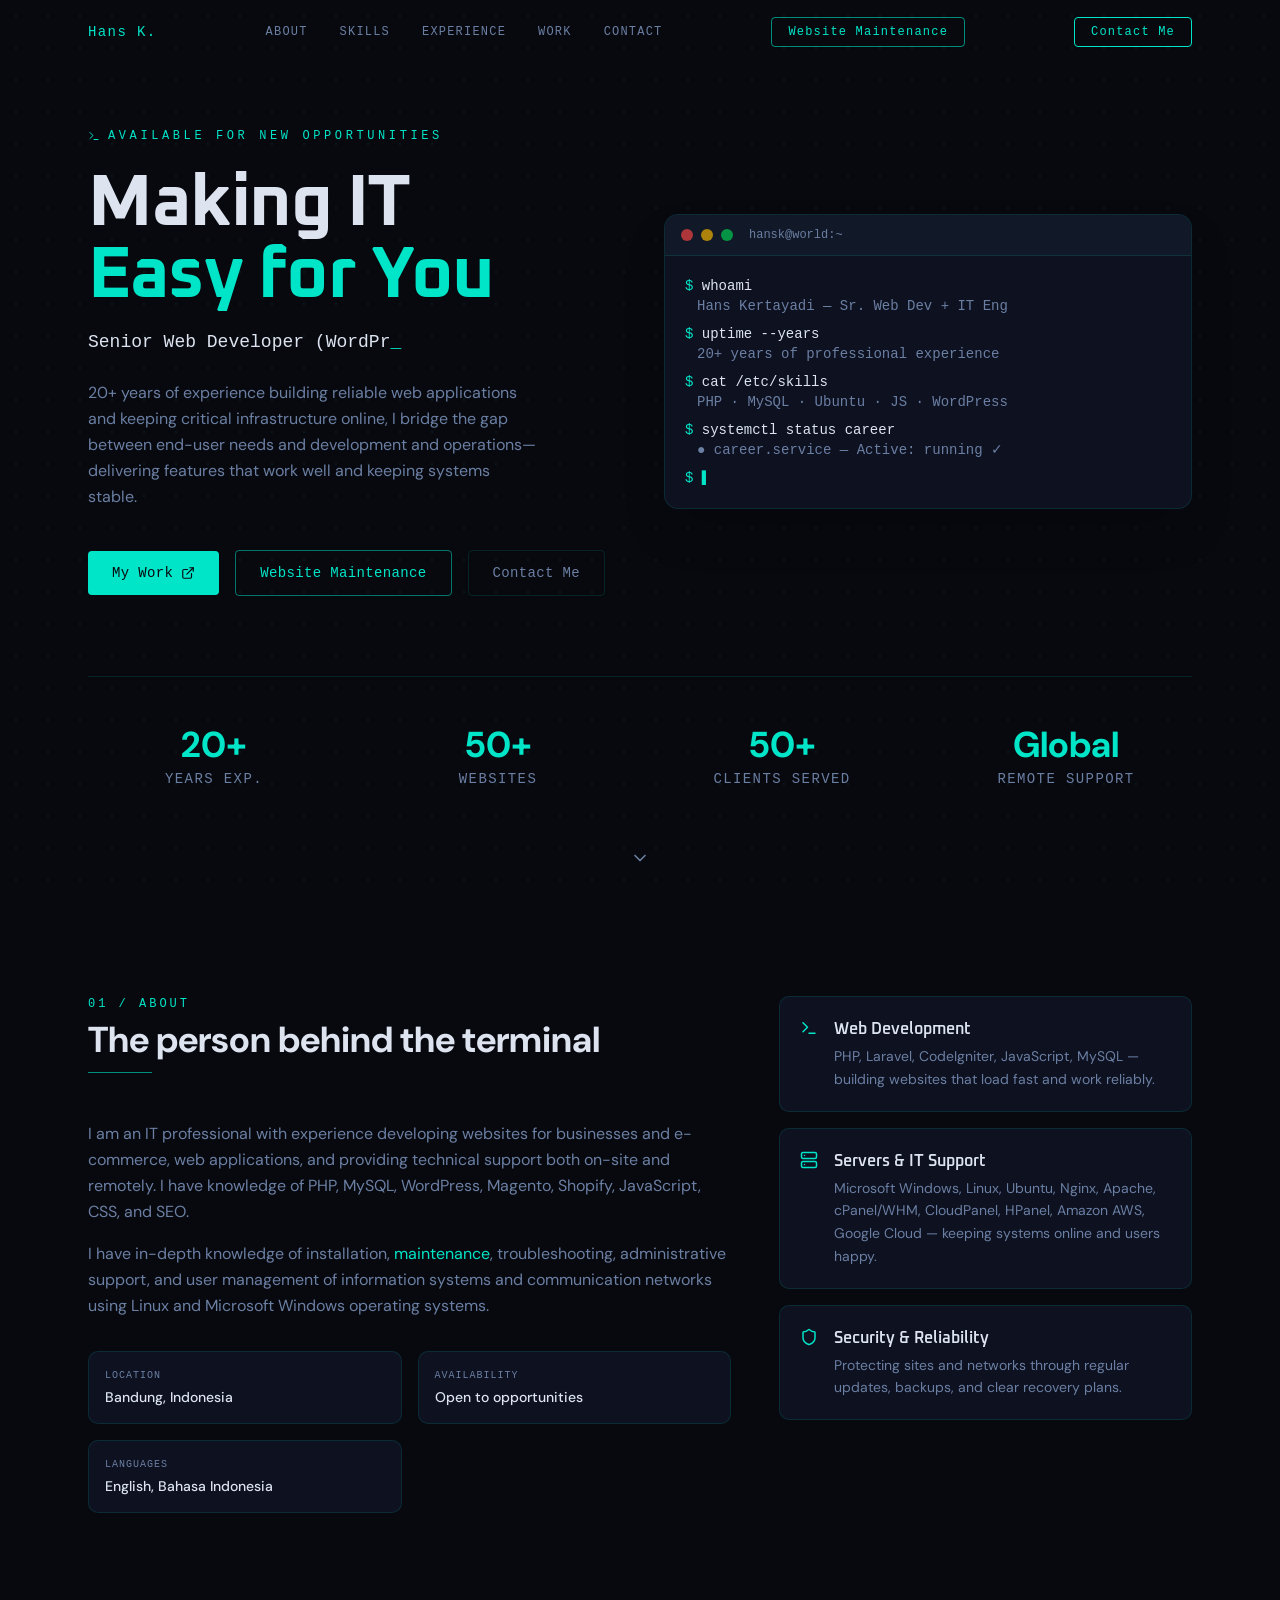
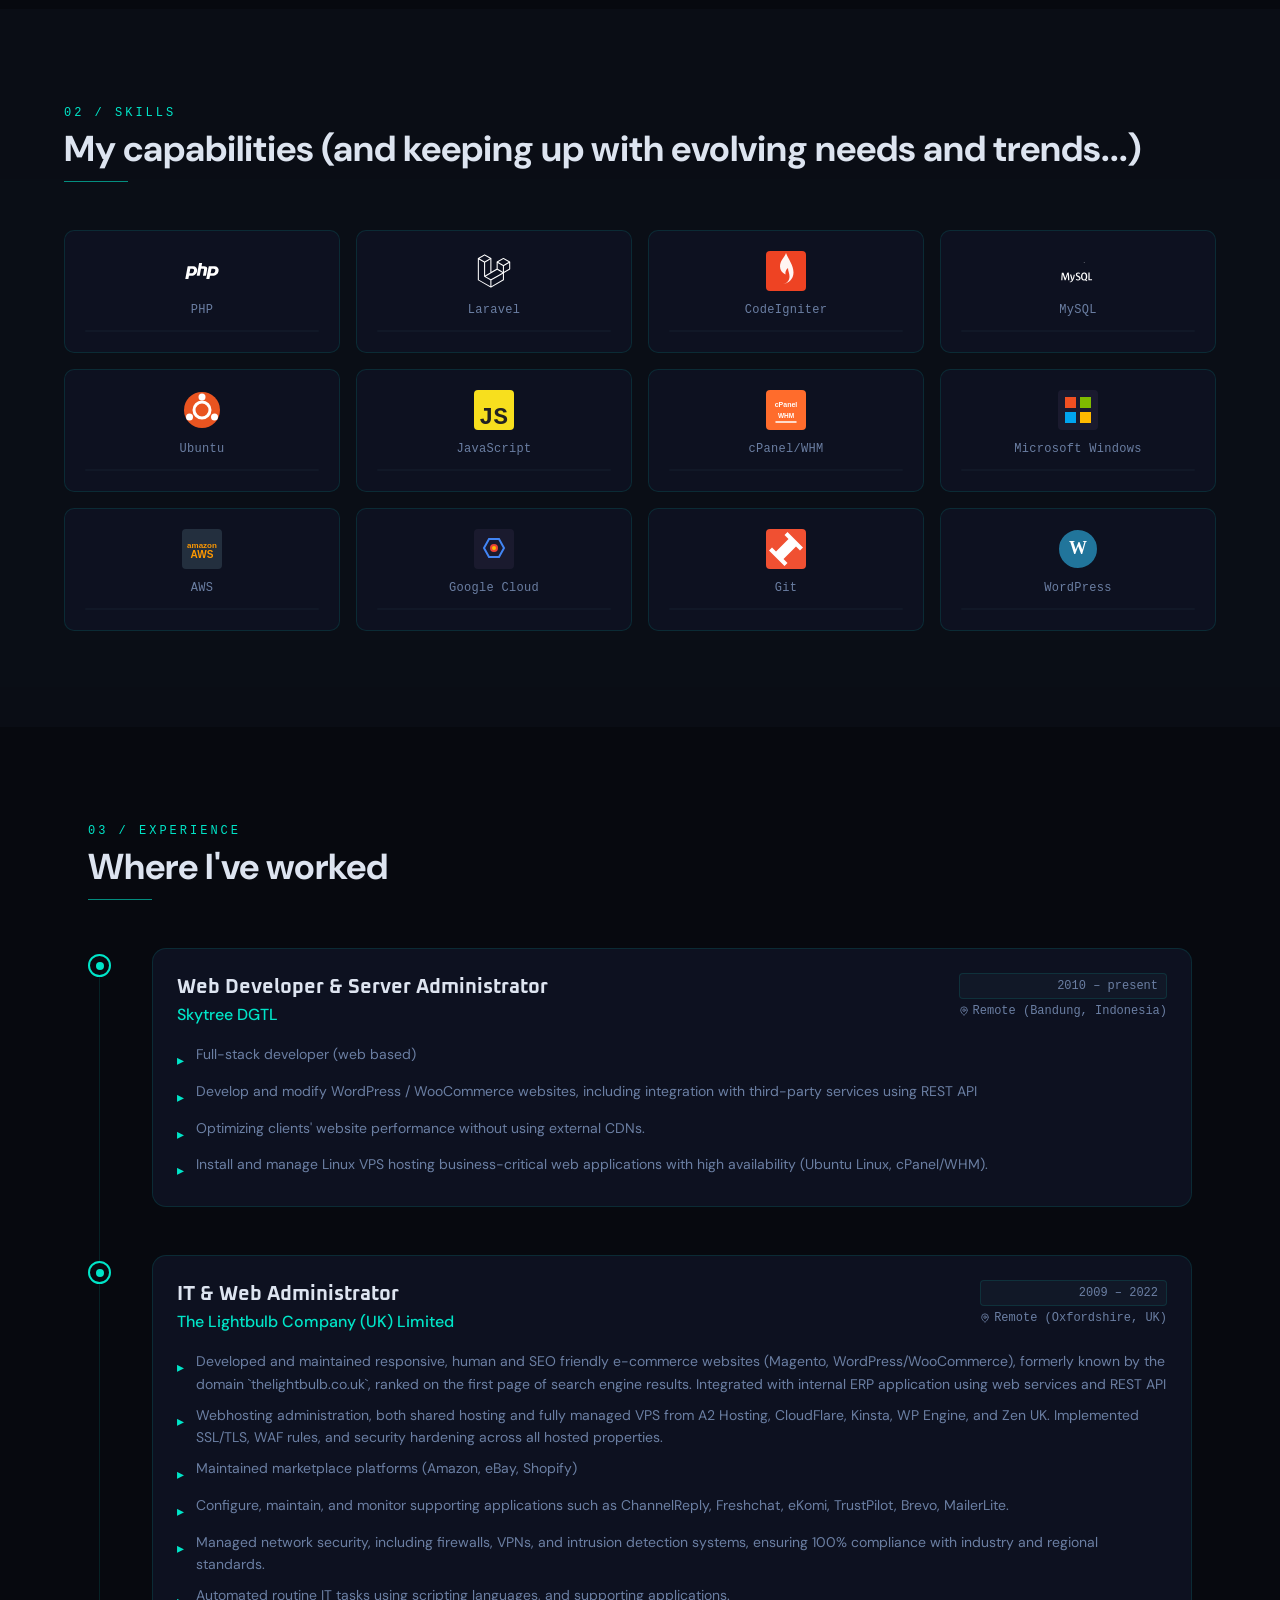
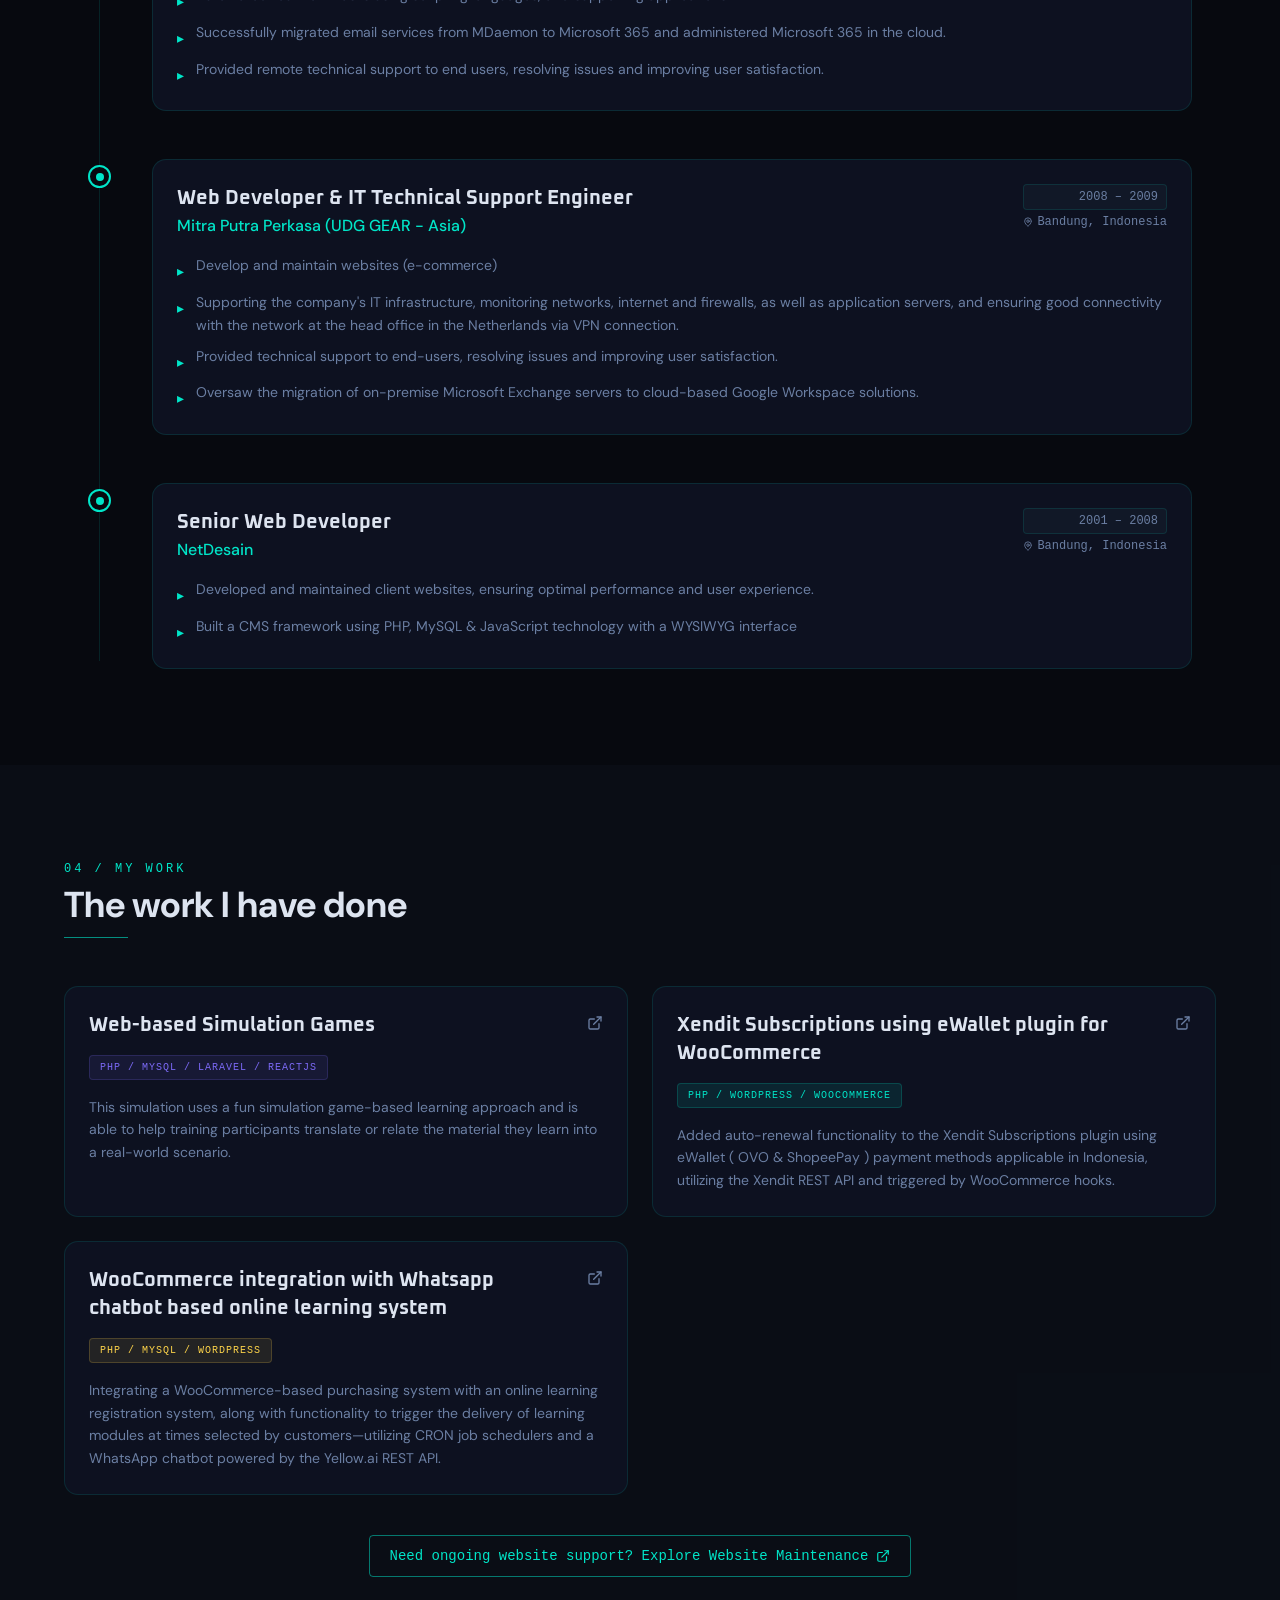
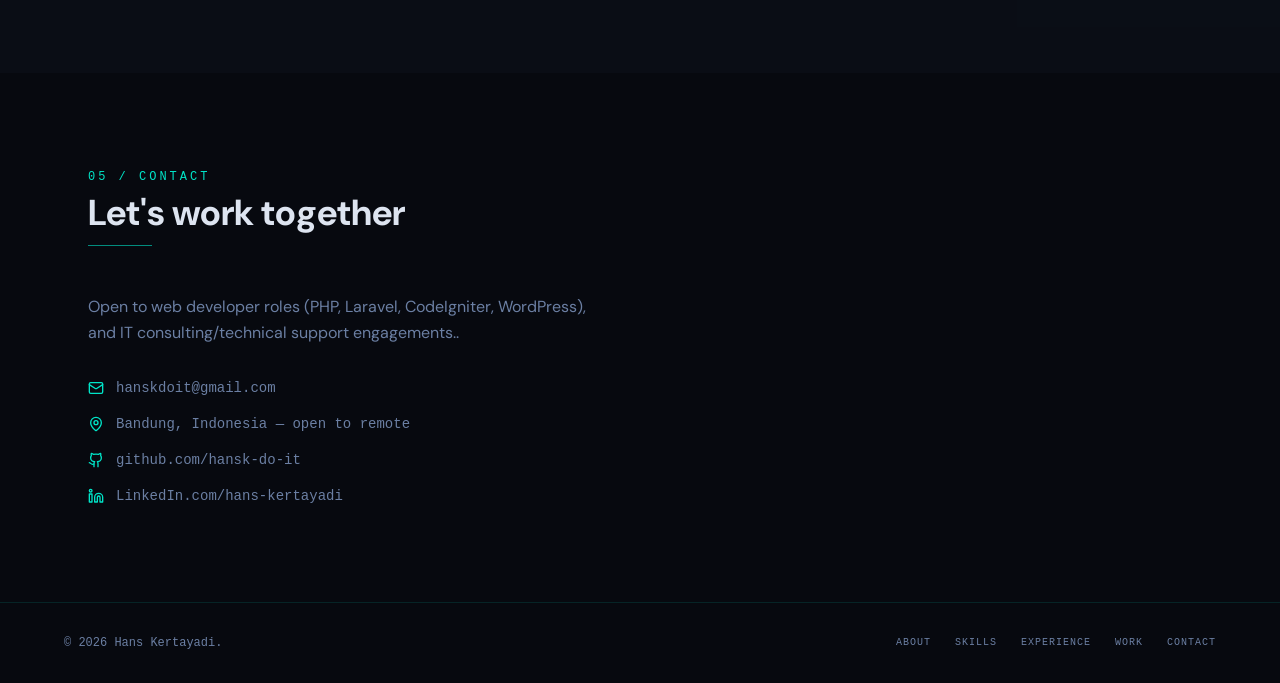
<file: index.html>
<!doctype html>
<html lang="en">

<head>
    <!-- Google tag (gtag.js) -->
    <script async src="https://www.googletagmanager.com/gtag/js?id=G-4P8R8P9CZE"></script>
    <script>
        window.dataLayer = window.dataLayer || [];
        function gtag() { dataLayer.push(arguments); }
        gtag('js', new Date());

        gtag('config', 'G-4P8R8P9CZE');
    </script>
    <style data-merge-styles="true"></style>
    <meta charset="UTF-8">
    <meta name="viewport" content="width=device-width, initial-scale=1.0">
    <meta name="theme-color" content="#07090f">
    <meta name="description"
        content="Web development, WordPress, server administration, and technical support. Based in Bandung, Indonesia, with international professional experience.">
    <meta name="robots" content="index, follow">
    <meta property="og:title" content="Hans Kertayadi | Senior Web Developer &amp; IT Professional">
    <meta property="og:description"
        content="Web development, WordPress, server administration, and technical support. Based in Bandung, Indonesia, with international professional experience.">
    <meta property="og:type" content="website">
    <meta property="og:url" content="https://hansk-do-it.github.io/">
    <meta name="twitter:card" content="summary_large_image">
    <title>Hans Kertayadi | Senior Web Developer &amp; IT Professional</title>
    <script type="module" crossorigin="" src="/assets/portfolio-4qAEIhms.js"></script>
    <link rel="modulepreload" crossorigin="" href="/assets/index-CckU6WjW.js">
    <link rel="stylesheet" crossorigin="" href="/assets/index-Dm8Y7ru6.css">
</head>

<body cz-shortcut-listen="true">
    <div id="root">
        <div class="min-h-screen bg-background text-foreground overflow-x-hidden"
            style="font-family: &quot;DM Sans&quot;, sans-serif;">
            <div class="fixed inset-0 pointer-events-none"
                style="background-image: radial-gradient(circle, rgba(0, 229, 200, 0.08) 1px, transparent 1px); background-size: 32px 32px;">
            </div>
            <nav class="fixed top-0 left-0 right-0 z-50 transition-all duration-300"
                style="background: transparent; backdrop-filter: none; border-bottom-width: medium; border-bottom-style: none; border-bottom-color: currentcolor;">
                <div class="max-w-6xl mx-auto px-6 flex items-center justify-between h-16"><span
                        class="font-mono text-sm text-primary tracking-widest">Hans K.</span>
                    <div class="hidden md:flex items-center gap-8"><a href="#about"
                            class="font-mono text-xs text-muted-foreground hover:text-primary transition-colors duration-200 tracking-widest uppercase">About</a><a
                            href="#skills"
                            class="font-mono text-xs text-muted-foreground hover:text-primary transition-colors duration-200 tracking-widest uppercase">Skills</a><a
                            href="#experience"
                            class="font-mono text-xs text-muted-foreground hover:text-primary transition-colors duration-200 tracking-widest uppercase">Experience</a><a
                            href="#work"
                            class="font-mono text-xs text-muted-foreground hover:text-primary transition-colors duration-200 tracking-widest uppercase">Work</a><a
                            href="#contact"
                            class="font-mono text-xs text-muted-foreground hover:text-primary transition-colors duration-200 tracking-widest uppercase">Contact</a>
                    </div><a href="/services/website-maintenance/"
                        class="hidden md:flex items-center gap-2 px-4 py-1.5 rounded border border-primary/60 text-primary font-mono text-xs tracking-widest hover:bg-primary hover:text-primary-foreground transition-all duration-200">Website
                        Maintenance</a><a href="#contact"
                        class="hidden md:flex items-center gap-2 px-4 py-1.5 rounded border border-primary text-primary font-mono text-xs tracking-widest hover:bg-primary hover:text-primary-foreground transition-all duration-200">Contact
                        Me</a><button
                        class="md:hidden p-2 text-muted-foreground hover:text-primary transition-colors duration-200"
                        aria-label="Toggle menu"><svg xmlns="http://www.w3.org/2000/svg" width="20" height="20"
                            viewBox="0 0 24 24" fill="none" stroke="currentColor" stroke-width="2"
                            stroke-linecap="round" stroke-linejoin="round" class="lucide lucide-menu">
                            <line x1="4" x2="20" y1="12" y2="12"></line>
                            <line x1="4" x2="20" y1="6" y2="6"></line>
                            <line x1="4" x2="20" y1="18" y2="18"></line>
                        </svg></button>
                </div>
                <div class="md:hidden overflow-hidden transition-all duration-300 ease-in-out" style="max-height: 0px;">
                    <div class="px-6 pb-6 pt-2 flex flex-col gap-1 border-t border-border"><a href="#about"
                            class="font-mono text-sm text-muted-foreground hover:text-primary transition-colors duration-200 tracking-widest uppercase py-3 border-b border-border/40 last:border-0">About</a><a
                            href="#skills"
                            class="font-mono text-sm text-muted-foreground hover:text-primary transition-colors duration-200 tracking-widest uppercase py-3 border-b border-border/40 last:border-0">Skills</a><a
                            href="#experience"
                            class="font-mono text-sm text-muted-foreground hover:text-primary transition-colors duration-200 tracking-widest uppercase py-3 border-b border-border/40 last:border-0">Experience</a><a
                            href="#work"
                            class="font-mono text-sm text-muted-foreground hover:text-primary transition-colors duration-200 tracking-widest uppercase py-3 border-b border-border/40 last:border-0">Work</a><a
                            href="#contact"
                            class="font-mono text-sm text-muted-foreground hover:text-primary transition-colors duration-200 tracking-widest uppercase py-3 border-b border-border/40 last:border-0">Contact</a><a
                            href="/services/website-maintenance/"
                            class="mt-3 flex items-center justify-center gap-2 px-4 py-2.5 rounded border border-primary/60 text-primary font-mono text-xs tracking-widest hover:bg-primary hover:text-primary-foreground transition-all duration-200">Website
                            Maintenance</a><a href="#contact"
                            class="mt-2 flex items-center justify-center gap-2 px-4 py-2.5 rounded border border-primary text-primary font-mono text-xs tracking-widest hover:bg-primary hover:text-primary-foreground transition-all duration-200">Contact
                            Me</a></div>
                </div>
            </nav>
            <section class="relative min-h-screen flex flex-col justify-center px-6 pt-24 pb-20 max-w-6xl mx-auto">
                <div class="grid md:grid-cols-2 gap-12 items-center">
                    <div>
                        <div
                            class="font-mono text-xs text-primary tracking-[0.3em] uppercase mb-6 flex items-center gap-2">
                            <svg xmlns="http://www.w3.org/2000/svg" width="12" height="12" viewBox="0 0 24 24"
                                fill="none" stroke="currentColor" stroke-width="2" stroke-linecap="round"
                                stroke-linejoin="round" class="lucide lucide-terminal">
                                <polyline points="4 17 10 11 4 5"></polyline>
                                <line x1="12" x2="20" y1="19" y2="19"></line>
                            </svg><span>Available for new opportunities</span></div>
                        <h1 class="text-5xl md:text-7xl font-bold leading-none mb-4"
                            style="font-family: Oxanium, sans-serif; letter-spacing: -0.02em;">Making IT<br><span
                                class="text-primary">Easy for You</span></h1>
                        <div class="font-mono text-lg text-muted-foreground mb-6 h-7"><span class="text-foreground">IT
                                Suppo</span><span class="animate-pulse text-primary">_</span></div>
                        <p class="text-muted-foreground leading-relaxed max-w-md mb-10">20+ years of experience building
                            reliable web applications and keeping critical infrastructure online, I bridge the gap
                            between end-user needs and development and operations—delivering features that work well and
                            keeping systems stable.</p>
                        <div class="flex items-center gap-4 flex-wrap"><a href="#work"
                                class="px-6 py-3 bg-primary text-primary-foreground font-mono text-sm tracking-wide rounded hover:opacity-90 transition-opacity duration-200 flex items-center gap-2">My
                                Work <svg xmlns="http://www.w3.org/2000/svg" width="14" height="14" viewBox="0 0 24 24"
                                    fill="none" stroke="currentColor" stroke-width="2" stroke-linecap="round"
                                    stroke-linejoin="round" class="lucide lucide-external-link">
                                    <path d="M15 3h6v6"></path>
                                    <path d="M10 14 21 3"></path>
                                    <path d="M18 13v6a2 2 0 0 1-2 2H5a2 2 0 0 1-2-2V8a2 2 0 0 1 2-2h6"></path>
                                </svg></a><a href="/services/website-maintenance/"
                                class="px-6 py-3 border border-primary/50 text-primary font-mono text-sm tracking-wide rounded hover:bg-primary hover:text-primary-foreground transition-all duration-200">Website
                                Maintenance</a><a href="#contact"
                                class="px-6 py-3 border border-border text-muted-foreground font-mono text-sm tracking-wide rounded hover:border-primary hover:text-primary transition-all duration-200">Contact
                                Me</a></div>
                    </div>
                    <div class="hidden md:block">
                        <div class="rounded-xl border border-border bg-card overflow-hidden shadow-2xl">
                            <div class="flex items-center gap-2 px-4 py-3 border-b border-border bg-secondary">
                                <div class="w-3 h-3 rounded-full bg-destructive opacity-70"></div>
                                <div class="w-3 h-3 rounded-full bg-yellow-500 opacity-70"></div>
                                <div class="w-3 h-3 rounded-full bg-green-500 opacity-70"></div><span
                                    class="ml-2 font-mono text-xs text-muted-foreground">hansk@world:~</span>
                            </div>
                            <div class="p-5 font-mono text-sm space-y-2">
                                <div>
                                    <div><span class="text-primary">$ </span><span class="text-foreground">whoami</span>
                                    </div>
                                    <div class="text-muted-foreground pl-3">Hans Kertayadi — Sr. Web Dev + IT Eng</div>
                                </div>
                                <div>
                                    <div><span class="text-primary">$ </span><span class="text-foreground">uptime
                                            --years</span></div>
                                    <div class="text-muted-foreground pl-3">20+ years of professional experience</div>
                                </div>
                                <div>
                                    <div><span class="text-primary">$ </span><span class="text-foreground">cat
                                            /etc/skills</span></div>
                                    <div class="text-muted-foreground pl-3">PHP · MySQL · Ubuntu · JS · WordPress</div>
                                </div>
                                <div>
                                    <div><span class="text-primary">$ </span><span class="text-foreground">systemctl
                                            status career</span></div>
                                    <div class="text-muted-foreground pl-3">● career.service — Active: running ✓</div>
                                </div>
                                <div><span class="text-primary">$ </span><span
                                        class="animate-pulse text-primary">▌</span></div>
                            </div>
                        </div>
                    </div>
                </div>
                <div class="mt-20 grid grid-cols-2 md:grid-cols-4 gap-8 border-t border-border pt-12">
                    <div class="text-center">
                        <div class="font-display text-4xl font-bold text-primary">20+</div>
                        <div class="mt-1 text-sm font-mono text-muted-foreground tracking-widest uppercase">Years Exp.
                        </div>
                    </div>
                    <div class="text-center">
                        <div class="font-display text-4xl font-bold text-primary">50+</div>
                        <div class="mt-1 text-sm font-mono text-muted-foreground tracking-widest uppercase">Websites
                        </div>
                    </div>
                    <div class="text-center">
                        <div class="font-display text-4xl font-bold text-primary">50+</div>
                        <div class="mt-1 text-sm font-mono text-muted-foreground tracking-widest uppercase">Clients
                            Served</div>
                    </div>
                    <div class="text-center">
                        <div class="font-display text-4xl font-bold text-primary">Global</div>
                        <div class="mt-1 text-sm font-mono text-muted-foreground tracking-widest uppercase">Remote
                            Support</div>
                    </div>
                </div><a href="#about"
                    class="absolute bottom-8 left-1/2 -translate-x-1/2 text-muted-foreground hover:text-primary transition-colors animate-bounce"><svg
                        xmlns="http://www.w3.org/2000/svg" width="20" height="20" viewBox="0 0 24 24" fill="none"
                        stroke="currentColor" stroke-width="2" stroke-linecap="round" stroke-linejoin="round"
                        class="lucide lucide-chevron-down">
                        <path d="m6 9 6 6 6-6"></path>
                    </svg></a>
            </section>
            <section id="about" class="py-24 px-6 max-w-6xl mx-auto">
                <div class="grid md:grid-cols-5 gap-12 items-start">
                    <div class="md:col-span-3">
                        <div class="mb-12">
                            <div class="font-mono text-xs text-primary tracking-[0.25em] uppercase mb-2">01 / About
                            </div>
                            <h2 class="font-display text-3xl md:text-4xl font-bold text-foreground">The person behind
                                the terminal</h2>
                            <div class="mt-3 h-px w-16 bg-primary opacity-60"></div>
                        </div>
                        <div class="space-y-4 text-muted-foreground leading-relaxed">
                            <p>I am an IT professional with experience developing websites for businesses and
                                e-commerce, web applications, and providing technical support both on-site and remotely.
                                I have knowledge of PHP, MySQL, WordPress, Magento, Shopify, JavaScript, CSS, and SEO.
                            </p>
                            <p>I have in-depth knowledge of installation, <a href="/services/website-maintenance/"
                                    class="text-primary hover:text-primary transition-colors duration-200 group">maintenance</a>,
                                troubleshooting, administrative support, and user management of information systems and
                                communication networks using Linux and Microsoft Windows operating systems.</p>
                        </div>
                        <div class="mt-8 grid grid-cols-2 gap-4">
                            <div class="border border-border rounded-lg p-4 bg-card">
                                <div class="font-mono text-[10px] text-muted-foreground tracking-widest uppercase mb-1">
                                    Location</div>
                                <div class="text-sm text-foreground font-medium">Bandung, Indonesia</div>
                            </div>
                            <div class="border border-border rounded-lg p-4 bg-card">
                                <div class="font-mono text-[10px] text-muted-foreground tracking-widest uppercase mb-1">
                                    Availability</div>
                                <div class="text-sm text-foreground font-medium">Open to opportunities</div>
                            </div>
                            <div class="border border-border rounded-lg p-4 bg-card">
                                <div class="font-mono text-[10px] text-muted-foreground tracking-widest uppercase mb-1">
                                    Languages</div>
                                <div class="text-sm text-foreground font-medium">English, Bahasa Indonesia</div>
                            </div>
                        </div>
                    </div>
                    <div class="md:col-span-2 space-y-4">
                        <div
                            class="flex gap-4 p-5 rounded-lg border border-border bg-card hover:border-primary/30 transition-colors duration-300 group">
                            <div class="mt-0.5 text-primary group-hover:scale-110 transition-transform duration-200">
                                <svg xmlns="http://www.w3.org/2000/svg" width="18" height="18" viewBox="0 0 24 24"
                                    fill="none" stroke="currentColor" stroke-width="2" stroke-linecap="round"
                                    stroke-linejoin="round" class="lucide lucide-terminal">
                                    <polyline points="4 17 10 11 4 5"></polyline>
                                    <line x1="12" x2="20" y1="19" y2="19"></line>
                                </svg></div>
                            <div>
                                <div class="font-display font-semibold text-foreground mb-1"
                                    style="font-family: Oxanium, sans-serif;">Web Development</div>
                                <div class="text-sm text-muted-foreground leading-relaxed">PHP, Laravel, CodeIgniter,
                                    JavaScript, MySQL — building websites that load fast and work reliably.</div>
                            </div>
                        </div>
                        <div
                            class="flex gap-4 p-5 rounded-lg border border-border bg-card hover:border-primary/30 transition-colors duration-300 group">
                            <div class="mt-0.5 text-primary group-hover:scale-110 transition-transform duration-200">
                                <svg xmlns="http://www.w3.org/2000/svg" width="18" height="18" viewBox="0 0 24 24"
                                    fill="none" stroke="currentColor" stroke-width="2" stroke-linecap="round"
                                    stroke-linejoin="round" class="lucide lucide-server">
                                    <rect width="20" height="8" x="2" y="2" rx="2" ry="2"></rect>
                                    <rect width="20" height="8" x="2" y="14" rx="2" ry="2"></rect>
                                    <line x1="6" x2="6.01" y1="6" y2="6"></line>
                                    <line x1="6" x2="6.01" y1="18" y2="18"></line>
                                </svg></div>
                            <div>
                                <div class="font-display font-semibold text-foreground mb-1"
                                    style="font-family: Oxanium, sans-serif;">Servers &amp; IT Support</div>
                                <div class="text-sm text-muted-foreground leading-relaxed">Microsoft Windows, Linux,
                                    Ubuntu, Nginx, Apache, cPanel/WHM, CloudPanel, HPanel, Amazon AWS, Google Cloud —
                                    keeping systems online and users happy.</div>
                            </div>
                        </div>
                        <div
                            class="flex gap-4 p-5 rounded-lg border border-border bg-card hover:border-primary/30 transition-colors duration-300 group">
                            <div class="mt-0.5 text-primary group-hover:scale-110 transition-transform duration-200">
                                <svg xmlns="http://www.w3.org/2000/svg" width="18" height="18" viewBox="0 0 24 24"
                                    fill="none" stroke="currentColor" stroke-width="2" stroke-linecap="round"
                                    stroke-linejoin="round" class="lucide lucide-shield">
                                    <path
                                        d="M20 13c0 5-3.5 7.5-7.66 8.95a1 1 0 0 1-.67-.01C7.5 20.5 4 18 4 13V6a1 1 0 0 1 1-1c2 0 4.5-1.2 6.24-2.72a1.17 1.17 0 0 1 1.52 0C14.51 3.81 17 5 19 5a1 1 0 0 1 1 1z">
                                    </path>
                                </svg></div>
                            <div>
                                <div class="font-display font-semibold text-foreground mb-1"
                                    style="font-family: Oxanium, sans-serif;">Security &amp; Reliability</div>
                                <div class="text-sm text-muted-foreground leading-relaxed">Protecting sites and networks
                                    through regular updates, backups, and clear recovery plans.</div>
                            </div>
                        </div>
                    </div>
                </div>
            </section>
            <section id="skills" class="py-24 px-6 bg-secondary/30">
                <div class="max-w-6xl mx-auto">
                    <div class="mb-12">
                        <div class="font-mono text-xs text-primary tracking-[0.25em] uppercase mb-2">02 / Skills</div>
                        <h2 class="font-display text-3xl md:text-4xl font-bold text-foreground">My capabilities (and
                            keeping up with evolving needs and trends...)</h2>
                        <div class="mt-3 h-px w-16 bg-primary opacity-60"></div>
                    </div>
                    <div class="grid grid-cols-3 sm:grid-cols-4 gap-4">
                        <div class="group relative flex flex-col items-center gap-3 p-5 rounded-lg border border-border bg-card cursor-default select-none transition-all duration-300"
                            style="box-shadow: none;">
                            <div class="transition-transform duration-300 ease-out" style="transform: scale(1);"><svg
                                    viewBox="0 0 24 24" fill="none" class="w-10 h-10">
                                    <path fill="white"
                                        d="M2.15 16.78h1.57a.14.14 0 0 0 .14-.12l.35-1.82h1.22a4.9 4.9 0 0 0 1.51-.2A2.8 2.8 0 0 0 8 14a3.2 3.2 0 0 0 .67-.85 3.4 3.4 0 0 0 .36-1 2.43 2.43 0 0 0-.41-2.16 2.64 2.64 0 0 0-2.09-.78h-3a.16.16 0 0 0-.15.13L2 16.6a.2.2 0 0 0 0 .13.17.17 0 0 0 .15.05M5 10.62h1a1.45 1.45 0 0 1 1.08.29c.17.18.2.52.11 1a1.8 1.8 0 0 1-.57 1.12 2.17 2.17 0 0 1-1.33.33h-.8zm9.8-.95a2.7 2.7 0 0 0-1.88-.51h-1.19l.33-1.76a.15.15 0 0 0 0-.13.16.16 0 0 0-.11 0h-1.57a.14.14 0 0 0-.14.12l-1.38 7.27a.13.13 0 0 0 0 .12.13.13 0 0 0 .11.06h1.54a.14.14 0 0 0 .14-.13l.77-4.07h1.11c.45 0 .61.1.66.16a.8.8 0 0 1 0 .62l-.61 3.24a.13.13 0 0 0 0 .12.14.14 0 0 0 .11.06h1.56a.16.16 0 0 0 .15-.13l.64-3.4a1.7 1.7 0 0 0-.24-1.64m4.52-.51h-3.13a.14.14 0 0 0-.15.13l-1.46 7.31a.16.16 0 0 0 0 .13.14.14 0 0 0 .11.05h1.63a.14.14 0 0 0 .15-.12l.37-1.82h1.27a5.3 5.3 0 0 0 1.56-.2 3 3 0 0 0 1.18-.64 3.3 3.3 0 0 0 .7-.85 3.5 3.5 0 0 0 .37-1 2.38 2.38 0 0 0-.42-2.16 2.8 2.8 0 0 0-2.18-.83m.62 2.77a1.83 1.83 0 0 1-.6 1.12 2.28 2.28 0 0 1-1.37.33h-.8l.54-2.76h1a1.6 1.6 0 0 1 1.13.29c.16.18.16.52.1 1.02">
                                    </path>
                                </svg></div><span
                                class="font-mono text-xs text-muted-foreground group-hover:text-foreground transition-colors duration-200 tracking-wide text-center leading-tight">PHP</span>
                            <div class="w-full h-0.5 bg-secondary rounded-full overflow-hidden">
                                <div class="h-full rounded-full transition-all duration-700 ease-out"
                                    style="width: 0%; background-color: rgb(136, 146, 191);"></div>
                            </div>
                        </div>
                        <div class="group relative flex flex-col items-center gap-3 p-5 rounded-lg border border-border bg-card cursor-default select-none transition-all duration-300"
                            style="box-shadow: none;">
                            <div class="transition-transform duration-300 ease-out" style="transform: scale(1);"><svg
                                    viewBox="0 0 24 24" fill="none" class="w-10 h-10">
                                    <path fill="white"
                                        d="M21.7 6.49s0-.04-.02-.05l-.02-.02-.03-.04-.03-.02-.04-.03-3.77-2.16a.32.32 0 0 0-.3 0l-3.76 2.16-.03.03-.04.02-.02.04-.02.02-.02.05v.03s-.02.05-.02.08v4.11l-3.13 1.8V4.47l-.02-.08v-.03l-.03-.05-.02-.03s-.02-.02-.02-.04l-.04-.02s-.02-.02-.03-.02L6.53 2.04a.29.29 0 0 0-.31 0L2.46 4.2s-.02.02-.04.02l-.03.02-.03.04-.02.03-.02.05-.02.03v12.96c0 .11.06.21.16.27l7.53 4.33.05.02h.03c.05.02.11.02.16 0h.02l.05-.04 7.52-4.33c.1-.05.15-.16.15-.27v-4.11l3.61-2.08c.09-.05.15-.16.15-.27V6.49l-.02-.02Zm-15.03 8.2V6.83l1.82-1.05 1.31-.76v7.87l-1.82 1.05zm-.3-12.01L9.5 4.49l-3.13 1.8-3.13-1.8zm3.45 18.47-6.9-3.97V5.03l1.31.75 1.81 1.05v8.4l.02.04v.05l.02.04.02.04.02.03.03.03s.02.02.03.02l.03.03 3.6 2.04v3.6Zm.31-4.15L7 15.23l3.29-1.89 3.6-2.08 3.13 1.81-2.29 1.31zm7.21.17-6.89 3.98v-3.6l5.1-2.91 1.79-1.02v3.57Zm0-8.21v3.57l-1.31-.76-1.82-1.05V7.15l1.31.76zm.31-.55L14.52 6.6l3.13-1.81 3.13 1.81zm3.45 2.31-3.13 1.8V8.95l1.82-1.04 1.31-.76z">
                                    </path>
                                </svg></div><span
                                class="font-mono text-xs text-muted-foreground group-hover:text-foreground transition-colors duration-200 tracking-wide text-center leading-tight">Laravel</span>
                            <div class="w-full h-0.5 bg-secondary rounded-full overflow-hidden">
                                <div class="h-full rounded-full transition-all duration-700 ease-out"
                                    style="width: 0%; background-color: rgb(255, 45, 32);"></div>
                            </div>
                        </div>
                        <div class="group relative flex flex-col items-center gap-3 p-5 rounded-lg border border-border bg-card cursor-default select-none transition-all duration-300"
                            style="box-shadow: none;">
                            <div class="transition-transform duration-300 ease-out" style="transform: scale(1);"><svg
                                    viewBox="0 0 40 40" fill="none" class="w-10 h-10">
                                    <rect width="40" height="40" rx="4" fill="#EE4323"></rect>
                                    <path
                                        d="M20 2c-1.5 4.5-6 7.5-6 13.5 0 3.5 2 6.5 5.5 8-0.5-2.5 0.5-5 2.5-6.5 0 3 1.5 5.5 1.5 8.5 0 4-2.5 7-6.5 7.5 5-0.5 10.5-4.5 10.5-11.5 0-7.5-5-13-7.5-19.5z"
                                        fill="white" opacity="0.95"></path>
                                </svg></div><span
                                class="font-mono text-xs text-muted-foreground group-hover:text-foreground transition-colors duration-200 tracking-wide text-center leading-tight">CodeIgniter</span>
                            <div class="w-full h-0.5 bg-secondary rounded-full overflow-hidden">
                                <div class="h-full rounded-full transition-all duration-700 ease-out"
                                    style="width: 0%; background-color: rgb(238, 67, 35);"></div>
                            </div>
                        </div>
                        <div class="group relative flex flex-col items-center gap-3 p-5 rounded-lg border border-border bg-card cursor-default select-none transition-all duration-300"
                            style="box-shadow: none;">
                            <div class="transition-transform duration-300 ease-out" style="transform: scale(1);"><svg
                                    viewBox="0 0 24 24" fill="none" class="w-10 h-10">
                                    <path fill="white"
                                        d="M15.44 6.61c.05.08.13.15.18.22s.09.18.13.27a.31.31 0 0 0 .12-.28s0-.08-.07-.12-.1-.08-.15-.12zM5.54 13l-1.12 3.36L3.3 13h-1c-.18 1.44-.29 3-.34 4.61h.7c0-1.35.08-2.57.17-3.67L4 17.58h.59l1.21-3.67c.12 1.15.2 2.37.23 3.67h.77c0-1.39-.16-2.93-.36-4.61zm3.19 4.08a2.9 2.9 0 0 0-.17-.93l-.61-2h-.76L8 16.81a3.2 3.2 0 0 1 .19.79.66.66 0 0 1-.25.5.77.77 0 0 1-.54.19h-.32v.41a1.5 1.5 0 0 0 .47.11 1.66 1.66 0 0 0 1.32-.89 10.4 10.4 0 0 0 1.25-3.72h-.7a12.7 12.7 0 0 1-.69 2.88m10.24-4.11h-.73v4.61h2.19v-.56h-1.46zM17 17.07a2.83 2.83 0 0 0 .54-1.88c0-1.52-.6-2.29-1.8-2.29a1.7 1.7 0 0 0-1.37.58 2.85 2.85 0 0 0-.54 1.88 2.72 2.72 0 0 0 .48 1.78 1.63 1.63 0 0 0 1.31.51 2.4 2.4 0 0 0 .61-.08l1.1.64.3-.52-.85-.41a2 2 0 0 0 .22-.21m-1.3 0a.88.88 0 0 1-.81-.42 2.8 2.8 0 0 1-.28-1.45q0-1.74 1-1.74a.9.9 0 0 1 .82.42 2.9 2.9 0 0 1 .28 1.43c.08 1.18-.28 1.77-.98 1.77zM13 15.33l-1-.56c-.36-.2-.56-.43-.56-.71a.56.56 0 0 1 .21-.43.76.76 0 0 1 .54-.17 2.2 2.2 0 0 1 .89.19l.18-.4a2.1 2.1 0 0 0-1.17-.34 1.48 1.48 0 0 0-1 .35 1.14 1.14 0 0 0-.39.9 1.09 1.09 0 0 0 .52 1l1 .55c.35.2.54.43.54.7a.64.64 0 0 1-.25.52 1 1 0 0 1-.65.18 2.24 2.24 0 0 1-1-.27l-.2.39a2.3 2.3 0 0 0 1.31.43 1.72 1.72 0 0 0 1.16-.37 1.24 1.24 0 0 0 .43-1 1.09 1.09 0 0 0-.56-.96">
                                    </path>
                                    <path
                                        d="M21.74 12.89a2.8 2.8 0 0 0-.58-.56c-.17-.12-.56-.29-.64-.5a1.7 1.7 0 0 0 .39-.09c.19-.05.36 0 .55-.09l.27-.07v-.05c-.1-.1-.17-.24-.28-.33a6.3 6.3 0 0 0-.92-.69c-.17-.11-.39-.18-.58-.28s-.17-.05-.21-.1a2.2 2.2 0 0 1-.23-.43c-.16-.31-.32-.65-.46-1s-.16-.43-.28-.64A5.7 5.7 0 0 0 16.6 6a2.5 2.5 0 0 0-.71-.23h-.42a3 3 0 0 1-.26-.19c-.31-.21-1.13-.64-1.37-.07-.15.37.23.72.36.91a3 3 0 0 1 .28.41c0 .1 0 .2.09.3a7 7 0 0 0 .29.75 4 4 0 0 0 .2.34c0 .06.13.09.14.19a1.7 1.7 0 0 0-.12.42 2.38 2.38 0 0 0 .16 1.87c.09.14.3.45.58.33s.2-.42.27-.7v-.15c.08.15.15.3.23.46a3.2 3.2 0 0 0 .72.75c.13.1.24.27.41.33a1 1 0 0 0-.13-.11 3 3 0 0 1-.29-.33 7.4 7.4 0 0 1-.63-1l-.2-.58c0-.07 0-.17-.09-.2a1.7 1.7 0 0 0-.27.38 3 3 0 0 0-.16.84c-.18 0-.24-.23-.31-.38a2.5 2.5 0 0 1 0-1.49c0-.12.21-.49.14-.6s-.14-.16-.2-.25a1.8 1.8 0 0 1-.2-.35c-.14-.32-.2-.66-.35-1a2.4 2.4 0 0 0-.28-.43 3 3 0 0 1-.3-.44.27.27 0 0 1 0-.23.1.1 0 0 1 .08-.07c.07-.06.28 0 .35.05a3 3 0 0 1 .55.28 1 1 0 0 0 .27.19h.11c.18 0 .38 0 .55.06a4 4 0 0 1 .8.39 5 5 0 0 1 1.74 1.9c.07.13.09.25.16.38s.26.55.37.82a4 4 0 0 0 .4.75c.08.11.42.17.57.24s.28.09.38.15l.56.38c.09.07.37.21.38.32a2.7 2.7 0 0 0-1.08.15c-.08 0-.21 0-.23.14s.05.12.09.18a1.6 1.6 0 0 0 .29.34l.36.26c.22.13.46.21.67.34s.25.18.37.26.1.12.18.15c0-.05-.05-.12-.09-.18zm-.95 4.22h.16v.47h.13v-.47h.16v-.09h-.45zm.9.29-.16-.38h-.17v.56h.11v-.43h.01l.16.43h.08l.17-.43v.43H22v-.56h-.17z">
                                    </path>
                                </svg></div><span
                                class="font-mono text-xs text-muted-foreground group-hover:text-foreground transition-colors duration-200 tracking-wide text-center leading-tight">MySQL</span>
                            <div class="w-full h-0.5 bg-secondary rounded-full overflow-hidden">
                                <div class="h-full rounded-full transition-all duration-700 ease-out"
                                    style="width: 0%; background-color: rgb(0, 97, 138);"></div>
                            </div>
                        </div>
                        <div class="group relative flex flex-col items-center gap-3 p-5 rounded-lg border border-border bg-card cursor-default select-none transition-all duration-300"
                            style="box-shadow: none;">
                            <div class="transition-transform duration-300 ease-out" style="transform: scale(1);"><svg
                                    viewBox="0 0 40 40" fill="none" class="w-10 h-10">
                                    <circle cx="20" cy="20" r="18" fill="#E95420"></circle>
                                    <circle cx="20" cy="20" r="8" fill="none" stroke="white" stroke-width="3"></circle>
                                    <circle cx="20" cy="7" r="3.5" fill="white"></circle>
                                    <circle cx="7.5" cy="27" r="3.5" fill="white"></circle>
                                    <circle cx="32.5" cy="27" r="3.5" fill="white"></circle>
                                </svg></div><span
                                class="font-mono text-xs text-muted-foreground group-hover:text-foreground transition-colors duration-200 tracking-wide text-center leading-tight">Ubuntu</span>
                            <div class="w-full h-0.5 bg-secondary rounded-full overflow-hidden">
                                <div class="h-full rounded-full transition-all duration-700 ease-out"
                                    style="width: 0%; background-color: rgb(233, 84, 32);"></div>
                            </div>
                        </div>
                        <div class="group relative flex flex-col items-center gap-3 p-5 rounded-lg border border-border bg-card cursor-default select-none transition-all duration-300"
                            style="box-shadow: none;">
                            <div class="transition-transform duration-300 ease-out" style="transform: scale(1);"><svg
                                    viewBox="0 0 40 40" fill="none" class="w-10 h-10">
                                    <rect width="40" height="40" rx="4" fill="#F7DF1E"></rect><text x="5" y="34"
                                        fill="#222" font-size="24" font-weight="bold" font-family="monospace">JS</text>
                                </svg></div><span
                                class="font-mono text-xs text-muted-foreground group-hover:text-foreground transition-colors duration-200 tracking-wide text-center leading-tight">JavaScript</span>
                            <div class="w-full h-0.5 bg-secondary rounded-full overflow-hidden">
                                <div class="h-full rounded-full transition-all duration-700 ease-out"
                                    style="width: 0%; background-color: rgb(247, 223, 30);"></div>
                            </div>
                        </div>
                        <div class="group relative flex flex-col items-center gap-3 p-5 rounded-lg border border-border bg-card cursor-default select-none transition-all duration-300"
                            style="box-shadow: none;">
                            <div class="transition-transform duration-300 ease-out" style="transform: scale(1);"><svg
                                    viewBox="0 0 40 40" fill="none" class="w-10 h-10">
                                    <rect width="40" height="40" rx="4" fill="#FF6C2C"></rect><text x="20" y="17"
                                        text-anchor="middle" fill="white" font-size="7" font-weight="bold"
                                        font-family="sans-serif">cPanel</text><text x="20" y="28" text-anchor="middle"
                                        fill="white" font-size="6.5" font-weight="bold"
                                        font-family="sans-serif">WHM</text>
                                    <path d="M10 32h20" stroke="white" stroke-width="1.5" stroke-linecap="round"></path>
                                </svg></div><span
                                class="font-mono text-xs text-muted-foreground group-hover:text-foreground transition-colors duration-200 tracking-wide text-center leading-tight">cPanel/WHM</span>
                            <div class="w-full h-0.5 bg-secondary rounded-full overflow-hidden">
                                <div class="h-full rounded-full transition-all duration-700 ease-out"
                                    style="width: 0%; background-color: rgb(255, 108, 44);"></div>
                            </div>
                        </div>
                        <div class="group relative flex flex-col items-center gap-3 p-5 rounded-lg border border-border bg-card cursor-default select-none transition-all duration-300"
                            style="box-shadow: none;">
                            <div class="transition-transform duration-300 ease-out" style="transform: scale(1);"><svg
                                    viewBox="0 0 40 40" fill="none" class="w-10 h-10">
                                    <rect width="40" height="40" rx="4" fill="#1a1a2e"></rect>
                                    <rect x="7" y="7" width="11" height="11" fill="#F25022"></rect>
                                    <rect x="22" y="7" width="11" height="11" fill="#7FBA00"></rect>
                                    <rect x="7" y="22" width="11" height="11" fill="#00A4EF"></rect>
                                    <rect x="22" y="22" width="11" height="11" fill="#FFB900"></rect>
                                </svg></div><span
                                class="font-mono text-xs text-muted-foreground group-hover:text-foreground transition-colors duration-200 tracking-wide text-center leading-tight">Microsoft
                                Windows</span>
                            <div class="w-full h-0.5 bg-secondary rounded-full overflow-hidden">
                                <div class="h-full rounded-full transition-all duration-700 ease-out"
                                    style="width: 0%; background-color: rgb(0, 164, 239);"></div>
                            </div>
                        </div>
                        <div class="group relative flex flex-col items-center gap-3 p-5 rounded-lg border border-border bg-card cursor-default select-none transition-all duration-300"
                            style="box-shadow: none;">
                            <div class="transition-transform duration-300 ease-out" style="transform: scale(1);"><svg
                                    viewBox="0 0 40 40" fill="none" class="w-10 h-10">
                                    <rect width="40" height="40" rx="4" fill="#232F3E"></rect><text x="20" y="19"
                                        text-anchor="middle" fill="#FF9900" font-size="8" font-weight="bold"
                                        font-family="sans-serif">amazon</text><text x="20" y="29" text-anchor="middle"
                                        fill="#FF9900" font-size="10" font-weight="bold"
                                        font-family="sans-serif">AWS</text>
                                </svg></div><span
                                class="font-mono text-xs text-muted-foreground group-hover:text-foreground transition-colors duration-200 tracking-wide text-center leading-tight">AWS</span>
                            <div class="w-full h-0.5 bg-secondary rounded-full overflow-hidden">
                                <div class="h-full rounded-full transition-all duration-700 ease-out"
                                    style="width: 0%; background-color: rgb(255, 153, 0);"></div>
                            </div>
                        </div>
                        <div class="group relative flex flex-col items-center gap-3 p-5 rounded-lg border border-border bg-card cursor-default select-none transition-all duration-300"
                            style="box-shadow: none;">
                            <div class="transition-transform duration-300 ease-out" style="transform: scale(1);"><svg
                                    viewBox="0 0 40 40" fill="none" class="w-10 h-10">
                                    <rect width="40" height="40" rx="4" fill="#1a1a2e"></rect>
                                    <path d="M20 10h5l5 9-5 9H15l-5-9 5-9h5z" fill="none" stroke="#4285F4"
                                        stroke-width="2"></path>
                                    <circle cx="20" cy="19" r="4" fill="#EA4335"></circle>
                                    <circle cx="20" cy="19" r="2" fill="#FBBC04"></circle>
                                </svg></div><span
                                class="font-mono text-xs text-muted-foreground group-hover:text-foreground transition-colors duration-200 tracking-wide text-center leading-tight">Google
                                Cloud</span>
                            <div class="w-full h-0.5 bg-secondary rounded-full overflow-hidden">
                                <div class="h-full rounded-full transition-all duration-700 ease-out"
                                    style="width: 0%; background-color: rgb(66, 133, 244);"></div>
                            </div>
                        </div>
                        <div class="group relative flex flex-col items-center gap-3 p-5 rounded-lg border border-border bg-card cursor-default select-none transition-all duration-300"
                            style="box-shadow: none;">
                            <div class="transition-transform duration-300 ease-out" style="transform: scale(1);"><svg
                                    viewBox="0 0 40 40" fill="none" class="w-10 h-10">
                                    <rect width="40" height="40" rx="4" fill="#F05032"></rect>
                                    <path
                                        d="M37 18.5L21.5 3 18.5 6 22.5 10 10 22.5 6 18.5 3 21.5 18.5 37 21.5 34 17.5 30 30 17.5 34 21.5 37 18.5z"
                                        fill="white"></path>
                                </svg></div><span
                                class="font-mono text-xs text-muted-foreground group-hover:text-foreground transition-colors duration-200 tracking-wide text-center leading-tight">Git</span>
                            <div class="w-full h-0.5 bg-secondary rounded-full overflow-hidden">
                                <div class="h-full rounded-full transition-all duration-700 ease-out"
                                    style="width: 0%; background-color: rgb(240, 80, 50);"></div>
                            </div>
                        </div>
                        <div class="group relative flex flex-col items-center gap-3 p-5 rounded-lg border border-border bg-card cursor-default select-none transition-all duration-300"
                            style="box-shadow: none;">
                            <div class="transition-transform duration-300 ease-out" style="transform: scale(1);"><svg
                                    viewBox="0 0 40 40" fill="none" class="w-10 h-10">
                                    <circle cx="20" cy="20" r="18" fill="#21759B"></circle>
                                    <circle cx="20" cy="20" r="18" fill="none" stroke="#21759B" stroke-width="2">
                                    </circle><text x="20" y="25" text-anchor="middle" fill="white" font-size="18"
                                        font-weight="bold" font-family="serif">W</text>
                                </svg></div><span
                                class="font-mono text-xs text-muted-foreground group-hover:text-foreground transition-colors duration-200 tracking-wide text-center leading-tight">WordPress</span>
                            <div class="w-full h-0.5 bg-secondary rounded-full overflow-hidden">
                                <div class="h-full rounded-full transition-all duration-700 ease-out"
                                    style="width: 0%; background-color: rgb(33, 117, 155);"></div>
                            </div>
                        </div>
                    </div>
                </div>
            </section>
            <section id="experience" class="py-24 px-6 max-w-6xl mx-auto">
                <div class="mb-12">
                    <div class="font-mono text-xs text-primary tracking-[0.25em] uppercase mb-2">03 / Experience</div>
                    <h2 class="font-display text-3xl md:text-4xl font-bold text-foreground">Where I've worked</h2>
                    <div class="mt-3 h-px w-16 bg-primary opacity-60"></div>
                </div>
                <div class="relative">
                    <div class="absolute left-0 top-2 bottom-2 w-px bg-border md:left-[11px]"></div>
                    <div class="space-y-12">
                        <div class="relative pl-8 md:pl-16 group">
                            <div
                                class="absolute left-0 top-1.5 w-[23px] h-[23px] rounded-full border-2 border-primary bg-background flex items-center justify-center hidden md:flex">
                                <div
                                    class="w-2 h-2 rounded-full bg-primary group-hover:scale-150 transition-transform duration-300">
                                </div>
                            </div>
                            <div
                                class="p-6 rounded-xl border border-border bg-card hover:border-primary/25 transition-all duration-300 group-hover:shadow-[0_0_24px_rgba(0,229,200,0.06)]">
                                <div class="flex flex-wrap items-start justify-between gap-4 mb-4">
                                    <div>
                                        <h3 class="font-display text-xl font-bold text-foreground"
                                            style="font-family: Oxanium, sans-serif;">Web Developer &amp; Server
                                            Administrator</h3>
                                        <div class="text-primary font-medium mt-0.5">Skytree DGTL</div>
                                    </div>
                                    <div class="text-right">
                                        <div
                                            class="font-mono text-xs text-muted-foreground border border-border rounded px-2 py-1 bg-secondary">
                                            2010 – present</div>
                                        <div
                                            class="font-mono text-xs text-muted-foreground mt-1 flex items-center gap-1 justify-end">
                                            <svg xmlns="http://www.w3.org/2000/svg" width="10" height="10"
                                                viewBox="0 0 24 24" fill="none" stroke="currentColor" stroke-width="2"
                                                stroke-linecap="round" stroke-linejoin="round"
                                                class="lucide lucide-map-pin">
                                                <path
                                                    d="M20 10c0 4.993-5.539 10.193-7.399 11.799a1 1 0 0 1-1.202 0C9.539 20.193 4 14.993 4 10a8 8 0 0 1 16 0">
                                                </path>
                                                <circle cx="12" cy="10" r="3"></circle>
                                            </svg>Remote (Bandung, Indonesia)</div>
                                    </div>
                                </div>
                                <ul class="space-y-2">
                                    <li class="flex gap-3 text-sm text-muted-foreground leading-relaxed"><span
                                            class="text-primary mt-1.5 shrink-0">▸</span>Full-stack developer (web
                                        based)</li>
                                    <li class="flex gap-3 text-sm text-muted-foreground leading-relaxed"><span
                                            class="text-primary mt-1.5 shrink-0">▸</span>Develop and modify WordPress /
                                        WooCommerce websites, including integration with third-party services using REST
                                        API</li>
                                    <li class="flex gap-3 text-sm text-muted-foreground leading-relaxed"><span
                                            class="text-primary mt-1.5 shrink-0">▸</span>Optimizing clients' website
                                        performance without using external CDNs.</li>
                                    <li class="flex gap-3 text-sm text-muted-foreground leading-relaxed"><span
                                            class="text-primary mt-1.5 shrink-0">▸</span>Install and manage Linux VPS
                                        hosting business-critical web applications with high availability (Ubuntu Linux,
                                        cPanel/WHM).</li>
                                </ul>
                            </div>
                        </div>
                        <div class="relative pl-8 md:pl-16 group">
                            <div
                                class="absolute left-0 top-1.5 w-[23px] h-[23px] rounded-full border-2 border-primary bg-background flex items-center justify-center hidden md:flex">
                                <div
                                    class="w-2 h-2 rounded-full bg-primary group-hover:scale-150 transition-transform duration-300">
                                </div>
                            </div>
                            <div
                                class="p-6 rounded-xl border border-border bg-card hover:border-primary/25 transition-all duration-300 group-hover:shadow-[0_0_24px_rgba(0,229,200,0.06)]">
                                <div class="flex flex-wrap items-start justify-between gap-4 mb-4">
                                    <div>
                                        <h3 class="font-display text-xl font-bold text-foreground"
                                            style="font-family: Oxanium, sans-serif;">IT &amp; Web Administrator</h3>
                                        <div class="text-primary font-medium mt-0.5">The Lightbulb Company (UK) Limited
                                        </div>
                                    </div>
                                    <div class="text-right">
                                        <div
                                            class="font-mono text-xs text-muted-foreground border border-border rounded px-2 py-1 bg-secondary">
                                            2009 – 2022</div>
                                        <div
                                            class="font-mono text-xs text-muted-foreground mt-1 flex items-center gap-1 justify-end">
                                            <svg xmlns="http://www.w3.org/2000/svg" width="10" height="10"
                                                viewBox="0 0 24 24" fill="none" stroke="currentColor" stroke-width="2"
                                                stroke-linecap="round" stroke-linejoin="round"
                                                class="lucide lucide-map-pin">
                                                <path
                                                    d="M20 10c0 4.993-5.539 10.193-7.399 11.799a1 1 0 0 1-1.202 0C9.539 20.193 4 14.993 4 10a8 8 0 0 1 16 0">
                                                </path>
                                                <circle cx="12" cy="10" r="3"></circle>
                                            </svg>Remote (Oxfordshire, UK)</div>
                                    </div>
                                </div>
                                <ul class="space-y-2">
                                    <li class="flex gap-3 text-sm text-muted-foreground leading-relaxed"><span
                                            class="text-primary mt-1.5 shrink-0">▸</span>Developed and maintained
                                        responsive, human and SEO friendly e-commerce websites (Magento,
                                        WordPress/WooCommerce), formerly known by the domain `thelightbulb.co.uk`,
                                        ranked on the first page of search engine results. Integrated with internal ERP
                                        application using web services and REST API</li>
                                    <li class="flex gap-3 text-sm text-muted-foreground leading-relaxed"><span
                                            class="text-primary mt-1.5 shrink-0">▸</span>Webhosting administration, both
                                        shared hosting and fully managed VPS from A2 Hosting, CloudFlare, Kinsta, WP
                                        Engine, and Zen UK. Implemented SSL/TLS, WAF rules, and security hardening
                                        across all hosted properties.</li>
                                    <li class="flex gap-3 text-sm text-muted-foreground leading-relaxed"><span
                                            class="text-primary mt-1.5 shrink-0">▸</span>Maintained marketplace
                                        platforms (Amazon, eBay, Shopify)</li>
                                    <li class="flex gap-3 text-sm text-muted-foreground leading-relaxed"><span
                                            class="text-primary mt-1.5 shrink-0">▸</span>Configure, maintain, and
                                        monitor supporting applications such as ChannelReply, Freshchat, eKomi,
                                        TrustPilot, Brevo, MailerLite.</li>
                                    <li class="flex gap-3 text-sm text-muted-foreground leading-relaxed"><span
                                            class="text-primary mt-1.5 shrink-0">▸</span>Managed network security,
                                        including firewalls, VPNs, and intrusion detection systems, ensuring 100%
                                        compliance with industry and regional standards.</li>
                                    <li class="flex gap-3 text-sm text-muted-foreground leading-relaxed"><span
                                            class="text-primary mt-1.5 shrink-0">▸</span>Automated routine IT tasks
                                        using scripting languages, and supporting applications.</li>
                                    <li class="flex gap-3 text-sm text-muted-foreground leading-relaxed"><span
                                            class="text-primary mt-1.5 shrink-0">▸</span>Successfully migrated email
                                        services from MDaemon to Microsoft 365 and administered Microsoft 365 in the
                                        cloud.</li>
                                    <li class="flex gap-3 text-sm text-muted-foreground leading-relaxed"><span
                                            class="text-primary mt-1.5 shrink-0">▸</span>Provided remote technical
                                        support to end users, resolving issues and improving user satisfaction.</li>
                                </ul>
                            </div>
                        </div>
                        <div class="relative pl-8 md:pl-16 group">
                            <div
                                class="absolute left-0 top-1.5 w-[23px] h-[23px] rounded-full border-2 border-primary bg-background flex items-center justify-center hidden md:flex">
                                <div
                                    class="w-2 h-2 rounded-full bg-primary group-hover:scale-150 transition-transform duration-300">
                                </div>
                            </div>
                            <div
                                class="p-6 rounded-xl border border-border bg-card hover:border-primary/25 transition-all duration-300 group-hover:shadow-[0_0_24px_rgba(0,229,200,0.06)]">
                                <div class="flex flex-wrap items-start justify-between gap-4 mb-4">
                                    <div>
                                        <h3 class="font-display text-xl font-bold text-foreground"
                                            style="font-family: Oxanium, sans-serif;">Web Developer &amp; IT Technical
                                            Support Engineer</h3>
                                        <div class="text-primary font-medium mt-0.5">Mitra Putra Perkasa (UDG GEAR -
                                            Asia)</div>
                                    </div>
                                    <div class="text-right">
                                        <div
                                            class="font-mono text-xs text-muted-foreground border border-border rounded px-2 py-1 bg-secondary">
                                            2008 – 2009</div>
                                        <div
                                            class="font-mono text-xs text-muted-foreground mt-1 flex items-center gap-1 justify-end">
                                            <svg xmlns="http://www.w3.org/2000/svg" width="10" height="10"
                                                viewBox="0 0 24 24" fill="none" stroke="currentColor" stroke-width="2"
                                                stroke-linecap="round" stroke-linejoin="round"
                                                class="lucide lucide-map-pin">
                                                <path
                                                    d="M20 10c0 4.993-5.539 10.193-7.399 11.799a1 1 0 0 1-1.202 0C9.539 20.193 4 14.993 4 10a8 8 0 0 1 16 0">
                                                </path>
                                                <circle cx="12" cy="10" r="3"></circle>
                                            </svg>Bandung, Indonesia</div>
                                    </div>
                                </div>
                                <ul class="space-y-2">
                                    <li class="flex gap-3 text-sm text-muted-foreground leading-relaxed"><span
                                            class="text-primary mt-1.5 shrink-0">▸</span>Develop and maintain websites
                                        (e-commerce)</li>
                                    <li class="flex gap-3 text-sm text-muted-foreground leading-relaxed"><span
                                            class="text-primary mt-1.5 shrink-0">▸</span>Supporting the company's IT
                                        infrastructure, monitoring networks, internet and firewalls, as well as
                                        application servers, and ensuring good connectivity with the network at the head
                                        office in the Netherlands via VPN connection.</li>
                                    <li class="flex gap-3 text-sm text-muted-foreground leading-relaxed"><span
                                            class="text-primary mt-1.5 shrink-0">▸</span>Provided technical support to
                                        end-users, resolving issues and improving user satisfaction.</li>
                                    <li class="flex gap-3 text-sm text-muted-foreground leading-relaxed"><span
                                            class="text-primary mt-1.5 shrink-0">▸</span>Oversaw the migration of
                                        on-premise Microsoft Exchange servers to cloud-based Google Workspace solutions.
                                    </li>
                                </ul>
                            </div>
                        </div>
                        <div class="relative pl-8 md:pl-16 group">
                            <div
                                class="absolute left-0 top-1.5 w-[23px] h-[23px] rounded-full border-2 border-primary bg-background flex items-center justify-center hidden md:flex">
                                <div
                                    class="w-2 h-2 rounded-full bg-primary group-hover:scale-150 transition-transform duration-300">
                                </div>
                            </div>
                            <div
                                class="p-6 rounded-xl border border-border bg-card hover:border-primary/25 transition-all duration-300 group-hover:shadow-[0_0_24px_rgba(0,229,200,0.06)]">
                                <div class="flex flex-wrap items-start justify-between gap-4 mb-4">
                                    <div>
                                        <h3 class="font-display text-xl font-bold text-foreground"
                                            style="font-family: Oxanium, sans-serif;">Senior Web Developer</h3>
                                        <div class="text-primary font-medium mt-0.5">NetDesain</div>
                                    </div>
                                    <div class="text-right">
                                        <div
                                            class="font-mono text-xs text-muted-foreground border border-border rounded px-2 py-1 bg-secondary">
                                            2001 – 2008</div>
                                        <div
                                            class="font-mono text-xs text-muted-foreground mt-1 flex items-center gap-1 justify-end">
                                            <svg xmlns="http://www.w3.org/2000/svg" width="10" height="10"
                                                viewBox="0 0 24 24" fill="none" stroke="currentColor" stroke-width="2"
                                                stroke-linecap="round" stroke-linejoin="round"
                                                class="lucide lucide-map-pin">
                                                <path
                                                    d="M20 10c0 4.993-5.539 10.193-7.399 11.799a1 1 0 0 1-1.202 0C9.539 20.193 4 14.993 4 10a8 8 0 0 1 16 0">
                                                </path>
                                                <circle cx="12" cy="10" r="3"></circle>
                                            </svg>Bandung, Indonesia</div>
                                    </div>
                                </div>
                                <ul class="space-y-2">
                                    <li class="flex gap-3 text-sm text-muted-foreground leading-relaxed"><span
                                            class="text-primary mt-1.5 shrink-0">▸</span>Developed and maintained client
                                        websites, ensuring optimal performance and user experience.</li>
                                    <li class="flex gap-3 text-sm text-muted-foreground leading-relaxed"><span
                                            class="text-primary mt-1.5 shrink-0">▸</span>Built a CMS framework using
                                        PHP, MySQL &amp; JavaScript technology with a WYSIWYG interface</li>
                                </ul>
                            </div>
                        </div>
                    </div>
                </div>
            </section>
            <section id="work" class="py-24 px-6 bg-secondary/30">
                <div class="max-w-6xl mx-auto">
                    <div class="mb-12">
                        <div class="font-mono text-xs text-primary tracking-[0.25em] uppercase mb-2">04 / My Work</div>
                        <h2 class="font-display text-3xl md:text-4xl font-bold text-foreground">The work I have done
                        </h2>
                        <div class="mt-3 h-px w-16 bg-primary opacity-60"></div>
                    </div>
                    <div class="grid md:grid-cols-2 gap-6">
                        <div class="group p-6 rounded-xl border border-border bg-card hover:border-opacity-50 transition-all duration-300 flex flex-col gap-4 cursor-default"
                            style="--hover-color: #7c6af7;">
                            <div class="flex items-start justify-between gap-4">
                                <h3 class="font-display text-xl font-bold text-foreground"
                                    style="font-family: Oxanium, sans-serif;">Web-based Simulation Games</h3><a
                                    href="https://dev.crmsindonesia.org" target="_blank" rel="noopener noreferrer"
                                    class="text-muted-foreground group-hover:text-primary transition-colors shrink-0 mt-1 hover:text-primary"
                                    aria-label="Open Web-based Simulation Games"><svg xmlns="http://www.w3.org/2000/svg"
                                        width="16" height="16" viewBox="0 0 24 24" fill="none" stroke="currentColor"
                                        stroke-width="2" stroke-linecap="round" stroke-linejoin="round"
                                        class="lucide lucide-external-link">
                                        <path d="M15 3h6v6"></path>
                                        <path d="M10 14 21 3"></path>
                                        <path d="M18 13v6a2 2 0 0 1-2 2H5a2 2 0 0 1-2-2V8a2 2 0 0 1 2-2h6"></path>
                                    </svg></a>
                            </div><span
                                class="self-start px-2.5 py-1 rounded font-mono text-[10px] tracking-widest uppercase"
                                style="background-color: rgba(124, 106, 247, 0.094); color: rgb(124, 106, 247); border: 1px solid rgba(124, 106, 247, 0.19);">PHP
                                / MySQL / Laravel / ReactJS</span>
                            <p class="text-sm text-muted-foreground leading-relaxed">This simulation uses a fun
                                simulation game-based learning approach and is able to help training participants
                                translate or relate the material they learn into a real-world scenario.</p>
                        </div>
                        <div class="group p-6 rounded-xl border border-border bg-card hover:border-opacity-50 transition-all duration-300 flex flex-col gap-4 cursor-default"
                            style="--hover-color: #00e5c8;">
                            <div class="flex items-start justify-between gap-4">
                                <h3 class="font-display text-xl font-bold text-foreground"
                                    style="font-family: Oxanium, sans-serif;">Xendit Subscriptions using eWallet plugin
                                    for WooCommerce</h3><a href="https://donate2seasia.greenpeace.org/m-donasi/"
                                    target="_blank" rel="noopener noreferrer"
                                    class="text-muted-foreground group-hover:text-primary transition-colors shrink-0 mt-1 hover:text-primary"
                                    aria-label="Open Xendit Subscriptions using eWallet plugin for WooCommerce"><svg
                                        xmlns="http://www.w3.org/2000/svg" width="16" height="16" viewBox="0 0 24 24"
                                        fill="none" stroke="currentColor" stroke-width="2" stroke-linecap="round"
                                        stroke-linejoin="round" class="lucide lucide-external-link">
                                        <path d="M15 3h6v6"></path>
                                        <path d="M10 14 21 3"></path>
                                        <path d="M18 13v6a2 2 0 0 1-2 2H5a2 2 0 0 1-2-2V8a2 2 0 0 1 2-2h6"></path>
                                    </svg></a>
                            </div><span
                                class="self-start px-2.5 py-1 rounded font-mono text-[10px] tracking-widest uppercase"
                                style="background-color: rgba(0, 229, 200, 0.094); color: rgb(0, 229, 200); border: 1px solid rgba(0, 229, 200, 0.19);">PHP
                                / WordPress / WooCommerce</span>
                            <p class="text-sm text-muted-foreground leading-relaxed">Added auto-renewal functionality to
                                the Xendit Subscriptions plugin using eWallet ( OVO &amp; ShopeePay ) payment methods
                                applicable in Indonesia, utilizing the Xendit REST API and triggered by WooCommerce
                                hooks.</p>
                        </div>
                        <div class="group p-6 rounded-xl border border-border bg-card hover:border-opacity-50 transition-all duration-300 flex flex-col gap-4 cursor-default"
                            style="--hover-color: #FFD54A;">
                            <div class="flex items-start justify-between gap-4">
                                <h3 class="font-display text-xl font-bold text-foreground"
                                    style="font-family: Oxanium, sans-serif;">WooCommerce integration with Whatsapp
                                    chatbot based online learning system</h3><a href="https://www.pingtar"
                                    target="_blank" rel="noopener noreferrer"
                                    class="text-muted-foreground group-hover:text-primary transition-colors shrink-0 mt-1 hover:text-primary"
                                    aria-label="Open WooCommerce integration with Whatsapp chatbot based online learning system"><svg
                                        xmlns="http://www.w3.org/2000/svg" width="16" height="16" viewBox="0 0 24 24"
                                        fill="none" stroke="currentColor" stroke-width="2" stroke-linecap="round"
                                        stroke-linejoin="round" class="lucide lucide-external-link">
                                        <path d="M15 3h6v6"></path>
                                        <path d="M10 14 21 3"></path>
                                        <path d="M18 13v6a2 2 0 0 1-2 2H5a2 2 0 0 1-2-2V8a2 2 0 0 1 2-2h6"></path>
                                    </svg></a>
                            </div><span
                                class="self-start px-2.5 py-1 rounded font-mono text-[10px] tracking-widest uppercase"
                                style="background-color: rgba(255, 213, 74, 0.094); color: rgb(255, 213, 74); border: 1px solid rgba(255, 213, 74, 0.19);">PHP
                                / MySQL / WordPress</span>
                            <p class="text-sm text-muted-foreground leading-relaxed">Integrating a WooCommerce-based
                                purchasing system with an online learning registration system, along with functionality
                                to trigger the delivery of learning modules at times selected by customers—utilizing
                                CRON job schedulers and a WhatsApp chatbot powered by the Yellow.ai REST API.</p>
                        </div>
                    </div>
                    <div class="mt-10 flex justify-center"><a href="/services/website-maintenance/"
                            class="inline-flex items-center gap-2 px-5 py-2.5 border border-primary/50 text-primary font-mono text-sm rounded hover:bg-primary hover:text-primary-foreground transition-all">Need
                            ongoing website support? Explore Website Maintenance <svg xmlns="http://www.w3.org/2000/svg"
                                width="14" height="14" viewBox="0 0 24 24" fill="none" stroke="currentColor"
                                stroke-width="2" stroke-linecap="round" stroke-linejoin="round"
                                class="lucide lucide-external-link">
                                <path d="M15 3h6v6"></path>
                                <path d="M10 14 21 3"></path>
                                <path d="M18 13v6a2 2 0 0 1-2 2H5a2 2 0 0 1-2-2V8a2 2 0 0 1 2-2h6"></path>
                            </svg></a></div>
                </div>
            </section>
            <section id="contact" class="py-24 px-6 max-w-6xl mx-auto">
                <div class="grid md:grid-cols-2 gap-16 items-start">
                    <div>
                        <div class="mb-12">
                            <div class="font-mono text-xs text-primary tracking-[0.25em] uppercase mb-2">05 / Contact
                            </div>
                            <h2 class="font-display text-3xl md:text-4xl font-bold text-foreground">Let's work together
                            </h2>
                            <div class="mt-3 h-px w-16 bg-primary opacity-60"></div>
                        </div>
                        <p class="text-muted-foreground leading-relaxed mb-8">Open to web developer roles (PHP, Laravel,
                            CodeIgniter, WordPress), and IT consulting/technical support engagements..</p>
                        <div class="space-y-4"><a href="mailto:hanskdoit@gmail.com?subject=IT%20Services%20Enquiry"
                                class="flex items-center gap-3 text-muted-foreground hover:text-primary transition-colors duration-200 group"><span
                                    class="text-primary"><svg xmlns="http://www.w3.org/2000/svg" width="16" height="16"
                                        viewBox="0 0 24 24" fill="none" stroke="currentColor" stroke-width="2"
                                        stroke-linecap="round" stroke-linejoin="round" class="lucide lucide-mail">
                                        <rect width="20" height="16" x="2" y="4" rx="2"></rect>
                                        <path d="m22 7-8.97 5.7a1.94 1.94 0 0 1-2.06 0L2 7"></path>
                                    </svg></span><span class="font-mono text-sm">hanskdoit@gmail.com</span><svg
                                    xmlns="http://www.w3.org/2000/svg" width="10" height="10" viewBox="0 0 24 24"
                                    fill="none" stroke="currentColor" stroke-width="2" stroke-linecap="round"
                                    stroke-linejoin="round"
                                    class="lucide lucide-external-link opacity-0 group-hover:opacity-100 transition-opacity">
                                    <path d="M15 3h6v6"></path>
                                    <path d="M10 14 21 3"></path>
                                    <path d="M18 13v6a2 2 0 0 1-2 2H5a2 2 0 0 1-2-2V8a2 2 0 0 1 2-2h6"></path>
                                </svg></a><a href="#"
                                class="flex items-center gap-3 text-muted-foreground hover:text-primary transition-colors duration-200 group"><span
                                    class="text-primary"><svg xmlns="http://www.w3.org/2000/svg" width="16" height="16"
                                        viewBox="0 0 24 24" fill="none" stroke="currentColor" stroke-width="2"
                                        stroke-linecap="round" stroke-linejoin="round" class="lucide lucide-map-pin">
                                        <path
                                            d="M20 10c0 4.993-5.539 10.193-7.399 11.799a1 1 0 0 1-1.202 0C9.539 20.193 4 14.993 4 10a8 8 0 0 1 16 0">
                                        </path>
                                        <circle cx="12" cy="10" r="3"></circle>
                                    </svg></span><span class="font-mono text-sm">Bandung, Indonesia — open to
                                    remote</span><svg xmlns="http://www.w3.org/2000/svg" width="10" height="10"
                                    viewBox="0 0 24 24" fill="none" stroke="currentColor" stroke-width="2"
                                    stroke-linecap="round" stroke-linejoin="round"
                                    class="lucide lucide-external-link opacity-0 group-hover:opacity-100 transition-opacity">
                                    <path d="M15 3h6v6"></path>
                                    <path d="M10 14 21 3"></path>
                                    <path d="M18 13v6a2 2 0 0 1-2 2H5a2 2 0 0 1-2-2V8a2 2 0 0 1 2-2h6"></path>
                                </svg></a><a href="https://github.com/hansk-do-it"
                                class="flex items-center gap-3 text-muted-foreground hover:text-primary transition-colors duration-200 group"><span
                                    class="text-primary"><svg xmlns="http://www.w3.org/2000/svg" width="16" height="16"
                                        viewBox="0 0 24 24" fill="none" stroke="currentColor" stroke-width="2"
                                        stroke-linecap="round" stroke-linejoin="round" class="lucide lucide-github">
                                        <path
                                            d="M15 22v-4a4.8 4.8 0 0 0-1-3.5c3 0 6-2 6-5.5.08-1.25-.27-2.48-1-3.5.28-1.15.28-2.35 0-3.5 0 0-1 0-3 1.5-2.64-.5-5.36-.5-8 0C6 2 5 2 5 2c-.3 1.15-.3 2.35 0 3.5A5.403 5.403 0 0 0 4 9c0 3.5 3 5.5 6 5.5-.39.49-.68 1.05-.85 1.65-.17.6-.22 1.23-.15 1.85v4">
                                        </path>
                                        <path d="M9 18c-4.51 2-5-2-7-2"></path>
                                    </svg></span><span class="font-mono text-sm">github.com/hansk-do-it</span><svg
                                    xmlns="http://www.w3.org/2000/svg" width="10" height="10" viewBox="0 0 24 24"
                                    fill="none" stroke="currentColor" stroke-width="2" stroke-linecap="round"
                                    stroke-linejoin="round"
                                    class="lucide lucide-external-link opacity-0 group-hover:opacity-100 transition-opacity">
                                    <path d="M15 3h6v6"></path>
                                    <path d="M10 14 21 3"></path>
                                    <path d="M18 13v6a2 2 0 0 1-2 2H5a2 2 0 0 1-2-2V8a2 2 0 0 1 2-2h6"></path>
                                </svg></a><a href="https://www.linkedin.com/in/hans-kertayadi-b979319/"
                                class="flex items-center gap-3 text-muted-foreground hover:text-primary transition-colors duration-200 group"><span
                                    class="text-primary"><svg xmlns="http://www.w3.org/2000/svg" width="16" height="16"
                                        viewBox="0 0 24 24" fill="none" stroke="currentColor" stroke-width="2"
                                        stroke-linecap="round" stroke-linejoin="round" class="lucide lucide-linkedin">
                                        <path
                                            d="M16 8a6 6 0 0 1 6 6v7h-4v-7a2 2 0 0 0-2-2 2 2 0 0 0-2 2v7h-4v-7a6 6 0 0 1 6-6z">
                                        </path>
                                        <rect width="4" height="12" x="2" y="9"></rect>
                                        <circle cx="4" cy="4" r="2"></circle>
                                    </svg></span><span class="font-mono text-sm">LinkedIn.com/hans-kertayadi</span><svg
                                    xmlns="http://www.w3.org/2000/svg" width="10" height="10" viewBox="0 0 24 24"
                                    fill="none" stroke="currentColor" stroke-width="2" stroke-linecap="round"
                                    stroke-linejoin="round"
                                    class="lucide lucide-external-link opacity-0 group-hover:opacity-100 transition-opacity">
                                    <path d="M15 3h6v6"></path>
                                    <path d="M10 14 21 3"></path>
                                    <path d="M18 13v6a2 2 0 0 1-2 2H5a2 2 0 0 1-2-2V8a2 2 0 0 1 2-2h6"></path>
                                </svg></a></div>
                    </div>
                </div>
            </section>
            <footer class="border-t border-border py-8 px-6">
                <div class="max-w-6xl mx-auto flex flex-col md:flex-row items-center justify-between gap-4"><span
                        class="font-mono text-xs text-muted-foreground">© 2026 Hans Kertayadi.</span>
                    <div class="flex items-center gap-6"><a href="#about"
                            class="font-mono text-[10px] text-muted-foreground hover:text-primary transition-colors tracking-widest uppercase">About</a><a
                            href="#skills"
                            class="font-mono text-[10px] text-muted-foreground hover:text-primary transition-colors tracking-widest uppercase">Skills</a><a
                            href="#experience"
                            class="font-mono text-[10px] text-muted-foreground hover:text-primary transition-colors tracking-widest uppercase">Experience</a><a
                            href="#work"
                            class="font-mono text-[10px] text-muted-foreground hover:text-primary transition-colors tracking-widest uppercase">Work</a><a
                            href="#contact"
                            class="font-mono text-[10px] text-muted-foreground hover:text-primary transition-colors tracking-widest uppercase">Contact</a>
                    </div>
                </div>
            </footer>
        </div>
    </div>


</body>

</html>
</file>
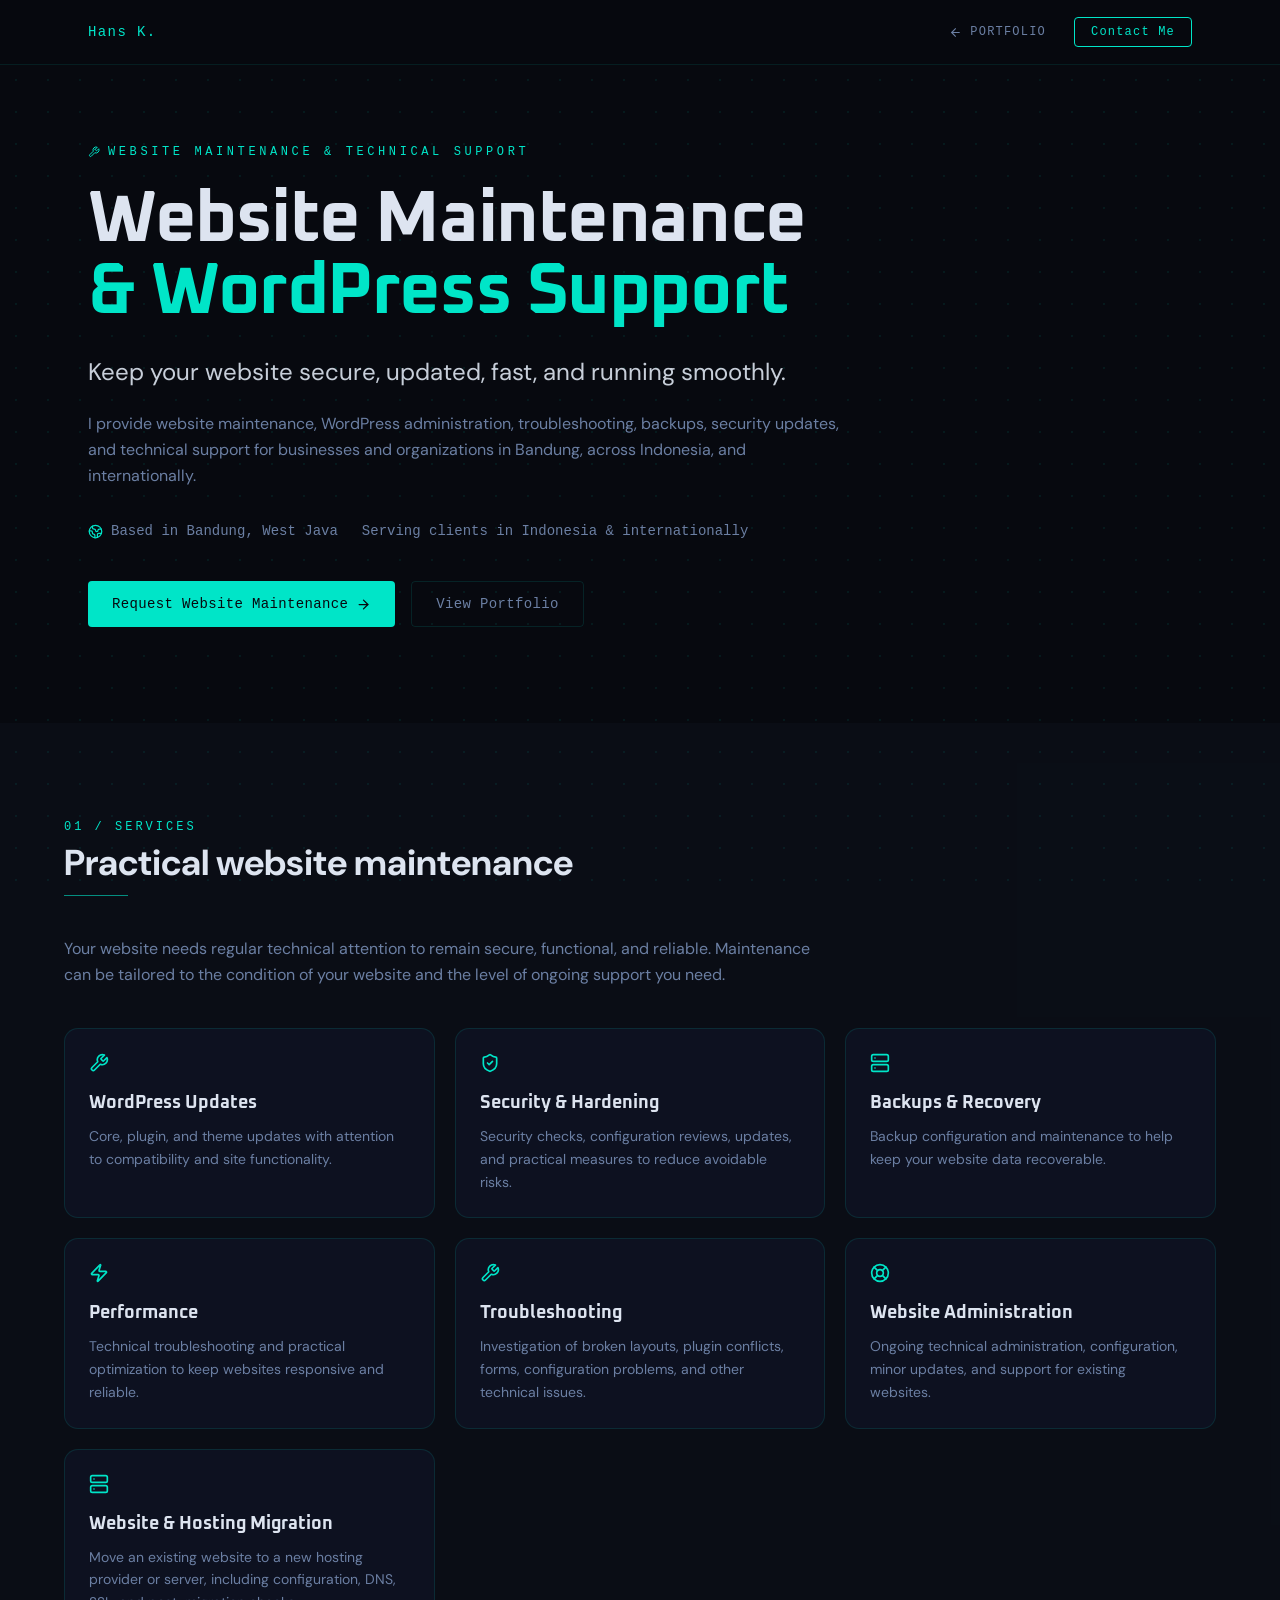
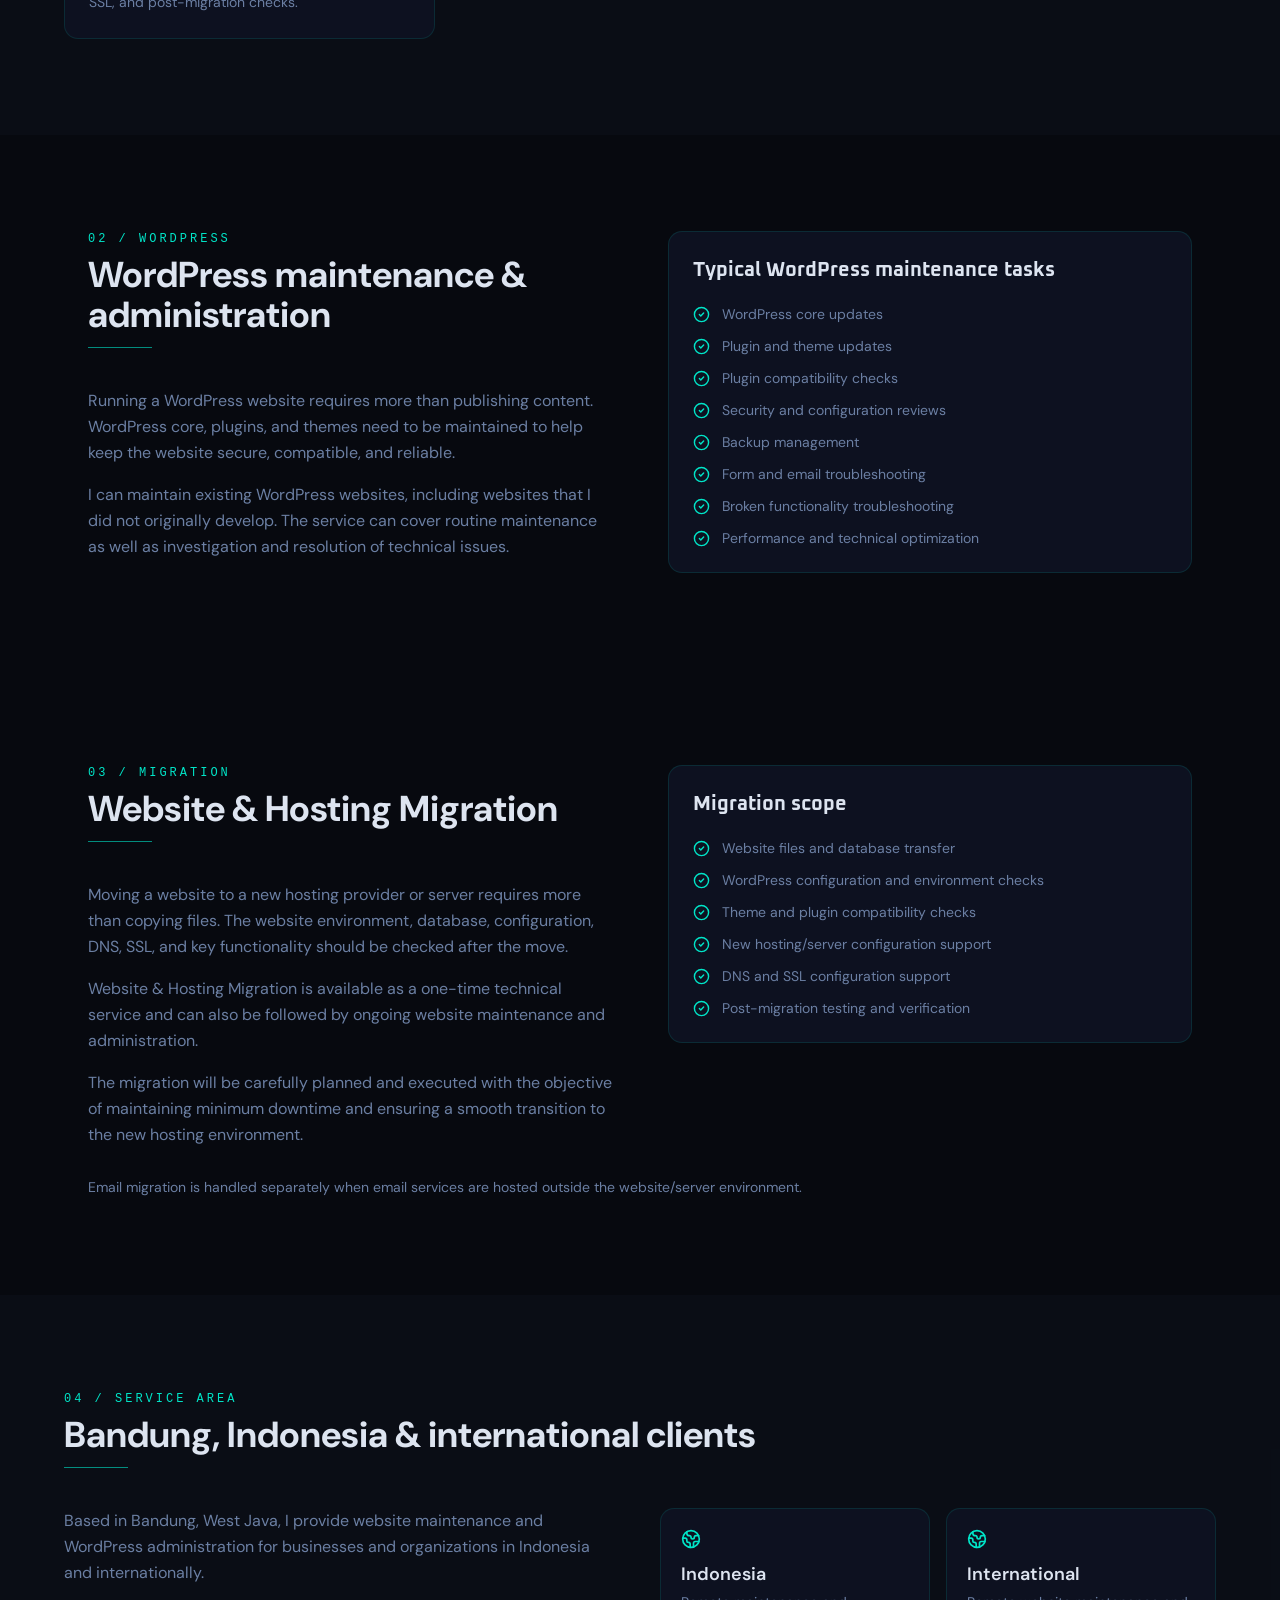
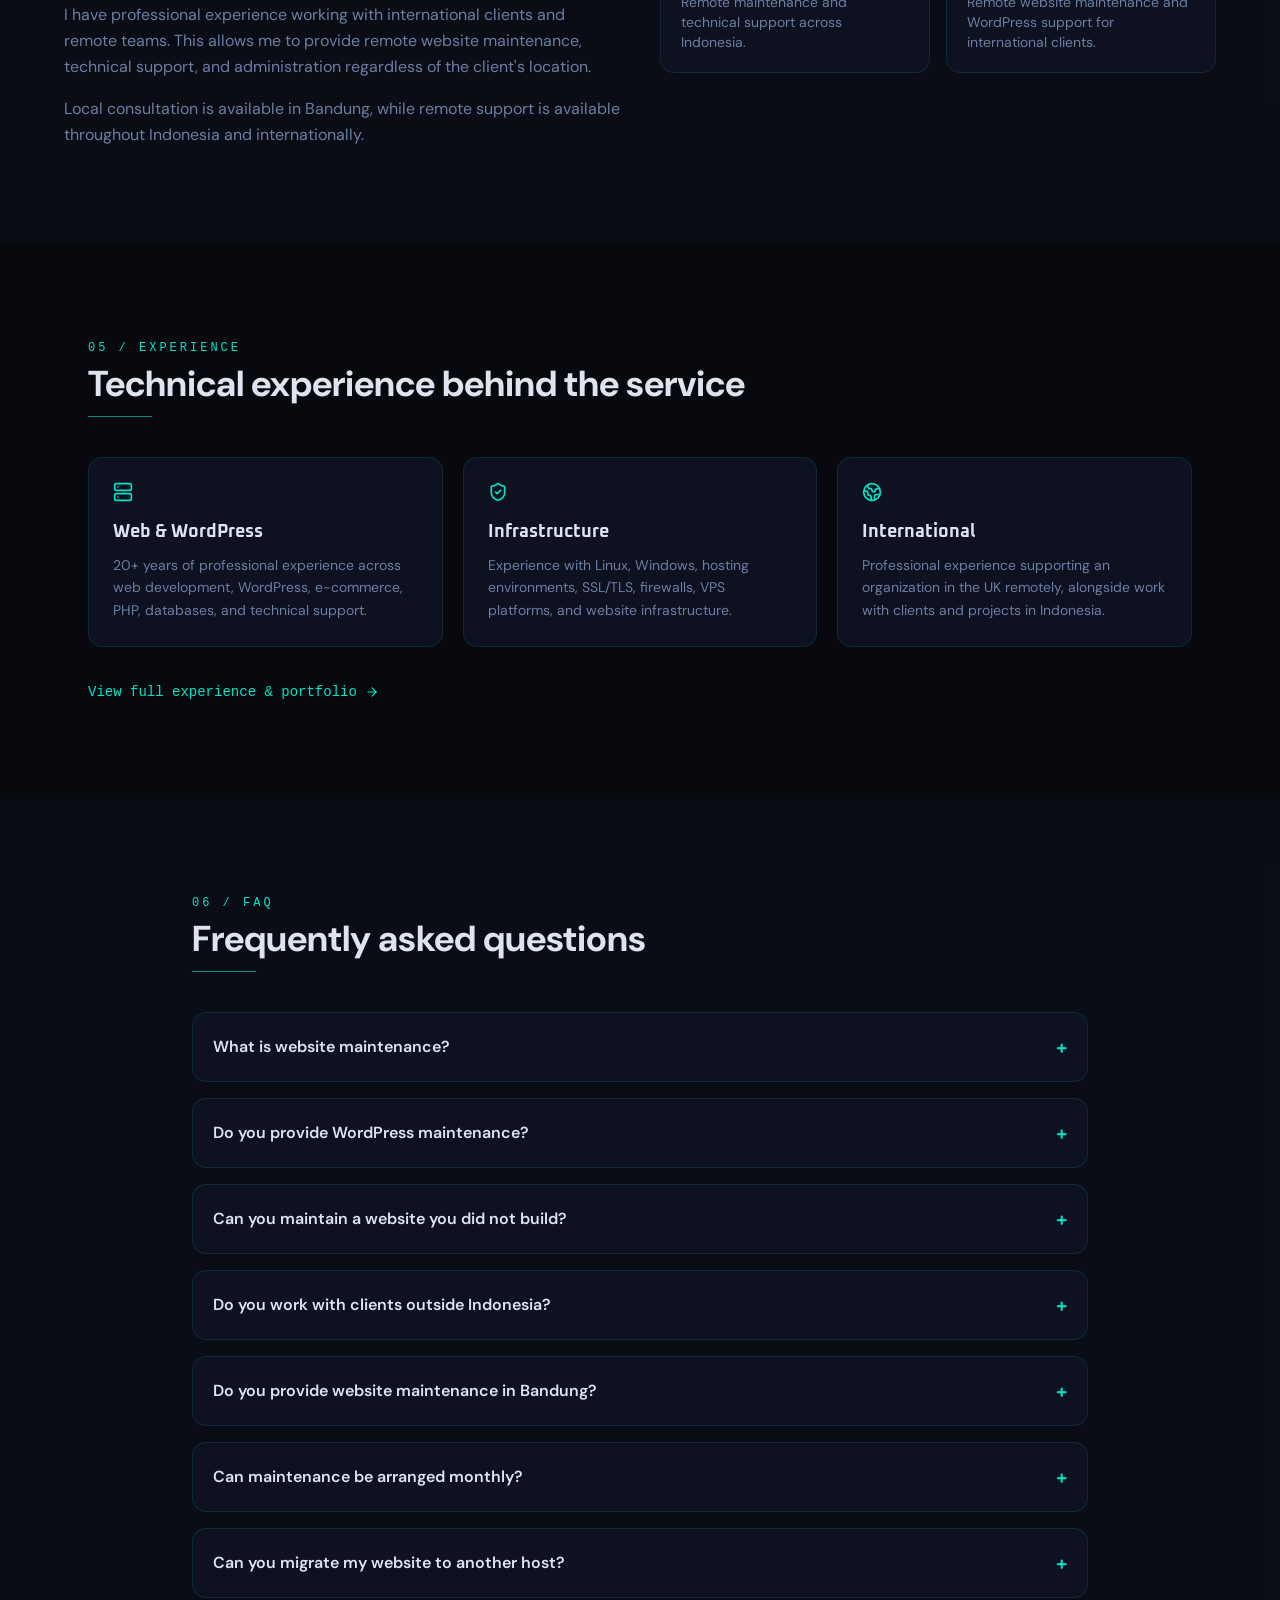
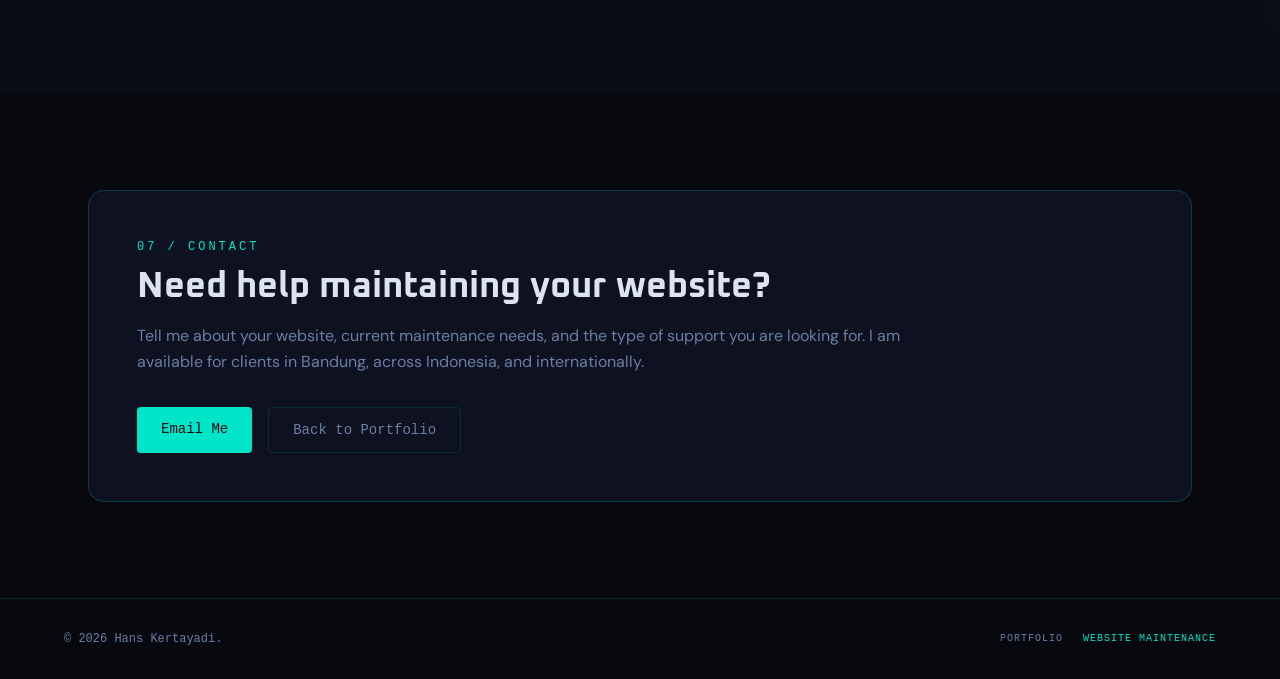
<file: services/website-maintenance/index.html>
<!doctype html>
<html lang="en">

<head>
    <!-- Google tag (gtag.js) -->
    <script async src="https://www.googletagmanager.com/gtag/js?id=G-4P8R8P9CZE"></script>
    <script>
        window.dataLayer = window.dataLayer || [];
        function gtag() { dataLayer.push(arguments); }
        gtag('js', new Date());

        gtag('config', 'G-4P8R8P9CZE');
    </script>
    <style data-merge-styles="true"></style>
    <meta charset="UTF-8">
    <meta name="viewport" content="width=device-width, initial-scale=1.0">
    <meta name="theme-color" content="#07090f">
    <meta name="description"
        content="Professional website maintenance and WordPress support based in Bandung, Indonesia. Security, updates, backups, troubleshooting, performance optimization, and technical administration for clients in Indonesia and internationally.">
    <meta name="robots" content="index, follow">
    <meta property="og:title"
        content="Website Maintenance &amp; WordPress Support | Bandung, Indonesia &amp; International">
    <meta property="og:description"
        content="Website maintenance, WordPress administration, security, backups, troubleshooting, performance optimization, and technical support for clients in Indonesia and internationally.">
    <meta property="og:type" content="website">
    <meta property="og:url" content="https://hansk-do-it.github.io/services/website-maintenance/">
    <meta name="twitter:card" content="summary_large_image">
    <title>Website Maintenance &amp; WordPress Support | Bandung, Indonesia &amp; International</title>
    <script type="application/ld+json">
    {
      "@context": "https://schema.org",
      "@type": "ProfessionalService",
      "name": "Hans Kertayadi - Website Maintenance",
      "url": "https://hansk-do-it.github.io/services/website-maintenance/",
      "description": "Website maintenance, WordPress administration, technical support, troubleshooting, backups, security maintenance, and performance optimization.",
      "areaServed": [
        {"@type": "City", "name": "Bandung"},
        {"@type": "Country", "name": "Indonesia"},
        {"@type": "Place", "name": "International"}
      ],
      "provider": {
        "@type": "Person",
        "name": "Hans Kertayadi",
        "url": "https://hansk-do-it.github.io/"
      }
    }
    </script>
    <script type="module" crossorigin="" src="/assets/websiteMaintenance-DxQ594f3.js"></script>
    <link rel="modulepreload" crossorigin="" href="/assets/index-CckU6WjW.js">
    <link rel="stylesheet" crossorigin="" href="/assets/index-Dm8Y7ru6.css">
</head>

<body cz-shortcut-listen="true">
    <div id="root">
        <div class="min-h-screen bg-background text-foreground overflow-x-hidden"
            style="font-family: &quot;DM Sans&quot;, sans-serif;">
            <div class="fixed inset-0 pointer-events-none"
                style="background-image: radial-gradient(circle, rgba(0, 229, 200, 0.08) 1px, transparent 1px); background-size: 32px 32px;">
            </div>
            <header
                class="fixed top-0 left-0 right-0 z-50 border-b border-primary/10 bg-[rgba(7,9,15,0.96)] backdrop-blur-md">
                <div class="max-w-6xl mx-auto px-6 h-16 flex items-center justify-between"><a href="/"
                        class="font-mono text-sm text-primary tracking-widest">Hans K.</a>
                    <nav class="flex items-center gap-4 sm:gap-7"><a href="/"
                            class="font-mono text-[10px] sm:text-xs text-muted-foreground hover:text-primary tracking-widest uppercase transition-colors flex items-center gap-2"><svg
                                xmlns="http://www.w3.org/2000/svg" width="13" height="13" viewBox="0 0 24 24"
                                fill="none" stroke="currentColor" stroke-width="2" stroke-linecap="round"
                                stroke-linejoin="round" class="lucide lucide-arrow-left">
                                <path d="m12 19-7-7 7-7"></path>
                                <path d="M19 12H5"></path>
                            </svg> Portfolio</a><a href="#contact"
                            class="px-4 py-1.5 rounded border border-primary text-primary font-mono text-[10px] sm:text-xs tracking-widest hover:bg-primary hover:text-primary-foreground transition-all">Contact
                            Me</a></nav>
                </div>
            </header>
            <main>
                <section class="relative px-6 pt-36 pb-24 max-w-6xl mx-auto">
                    <div class="max-w-4xl">
                        <div
                            class="font-mono text-xs text-primary tracking-[0.3em] uppercase mb-6 flex items-center gap-2">
                            <svg xmlns="http://www.w3.org/2000/svg" width="12" height="12" viewBox="0 0 24 24"
                                fill="none" stroke="currentColor" stroke-width="2" stroke-linecap="round"
                                stroke-linejoin="round" class="lucide lucide-wrench">
                                <path
                                    d="M14.7 6.3a1 1 0 0 0 0 1.4l1.6 1.6a1 1 0 0 0 1.4 0l3.77-3.77a6 6 0 0 1-7.94 7.94l-6.91 6.91a2.12 2.12 0 0 1-3-3l6.91-6.91a6 6 0 0 1 7.94-7.94l-3.76 3.76z">
                                </path>
                            </svg><span>Website Maintenance &amp; Technical Support</span></div>
                        <h1 class="text-5xl md:text-7xl font-bold leading-none mb-6"
                            style="font-family: Oxanium, sans-serif; letter-spacing: -0.02em;">Website
                            Maintenance<br><span class="text-primary">&amp; WordPress Support</span></h1>
                        <p class="text-xl md:text-2xl text-foreground/90 leading-relaxed max-w-3xl mb-5">Keep your
                            website secure, updated, fast, and running smoothly.</p>
                        <p class="text-muted-foreground leading-relaxed max-w-3xl mb-8">I provide website maintenance,
                            WordPress administration, troubleshooting, backups, security updates, and technical support
                            for businesses and organizations in Bandung, across Indonesia, and internationally.</p>
                        <div class="flex flex-wrap gap-x-6 gap-y-2 text-sm font-mono text-muted-foreground mb-10"><span
                                class="flex items-center gap-2"><svg xmlns="http://www.w3.org/2000/svg" width="15"
                                    height="15" viewBox="0 0 24 24" fill="none" stroke="currentColor" stroke-width="2"
                                    stroke-linecap="round" stroke-linejoin="round"
                                    class="lucide lucide-earth text-primary">
                                    <path d="M21.54 15H17a2 2 0 0 0-2 2v4.54"></path>
                                    <path
                                        d="M7 3.34V5a3 3 0 0 0 3 3a2 2 0 0 1 2 2c0 1.1.9 2 2 2a2 2 0 0 0 2-2c0-1.1.9-2 2-2h3.17">
                                    </path>
                                    <path d="M11 21.95V18a2 2 0 0 0-2-2a2 2 0 0 1-2-2v-1a2 2 0 0 0-2-2H2.05"></path>
                                    <circle cx="12" cy="12" r="10"></circle>
                                </svg> Based in Bandung, West Java</span><span>Serving clients in Indonesia &amp;
                                internationally</span></div>
                        <div class="flex flex-wrap gap-4"><a href="#contact"
                                class="px-6 py-3 bg-primary text-primary-foreground font-mono text-sm tracking-wide rounded hover:opacity-90 transition-opacity flex items-center gap-2">Request
                                Website Maintenance <svg xmlns="http://www.w3.org/2000/svg" width="15" height="15"
                                    viewBox="0 0 24 24" fill="none" stroke="currentColor" stroke-width="2"
                                    stroke-linecap="round" stroke-linejoin="round" class="lucide lucide-arrow-right">
                                    <path d="M5 12h14"></path>
                                    <path d="m12 5 7 7-7 7"></path>
                                </svg></a><a href="/"
                                class="px-6 py-3 border border-border text-muted-foreground font-mono text-sm tracking-wide rounded hover:border-primary hover:text-primary transition-all">View
                                Portfolio</a></div>
                    </div>
                </section>
                <section class="py-24 px-6 bg-secondary/30">
                    <div class="max-w-6xl mx-auto">
                        <div class="mb-10">
                            <div class="font-mono text-xs text-primary tracking-[0.25em] uppercase mb-2">01 / Services
                            </div>
                            <h2 class="font-display text-3xl md:text-4xl font-bold text-foreground">Practical website
                                maintenance</h2>
                            <div class="mt-3 h-px w-16 bg-primary opacity-60"></div>
                        </div>
                        <p class="text-muted-foreground leading-relaxed max-w-3xl mb-10">Your website needs regular
                            technical attention to remain secure, functional, and reliable. Maintenance can be tailored
                            to the condition of your website and the level of ongoing support you need.</p>
                        <div class="grid md:grid-cols-2 lg:grid-cols-3 gap-5">
                            <article
                                class="p-6 rounded-xl border border-border bg-card hover:border-primary/30 transition-colors">
                                <div class="text-primary mb-4"><svg xmlns="http://www.w3.org/2000/svg" width="20"
                                        height="20" viewBox="0 0 24 24" fill="none" stroke="currentColor"
                                        stroke-width="2" stroke-linecap="round" stroke-linejoin="round"
                                        class="lucide lucide-wrench">
                                        <path
                                            d="M14.7 6.3a1 1 0 0 0 0 1.4l1.6 1.6a1 1 0 0 0 1.4 0l3.77-3.77a6 6 0 0 1-7.94 7.94l-6.91 6.91a2.12 2.12 0 0 1-3-3l6.91-6.91a6 6 0 0 1 7.94-7.94l-3.76 3.76z">
                                        </path>
                                    </svg></div>
                                <h3 class="font-display text-lg font-bold mb-2"
                                    style="font-family: Oxanium, sans-serif;">WordPress Updates</h3>
                                <p class="text-sm text-muted-foreground leading-relaxed">Core, plugin, and theme updates
                                    with attention to compatibility and site functionality.</p>
                            </article>
                            <article
                                class="p-6 rounded-xl border border-border bg-card hover:border-primary/30 transition-colors">
                                <div class="text-primary mb-4"><svg xmlns="http://www.w3.org/2000/svg" width="20"
                                        height="20" viewBox="0 0 24 24" fill="none" stroke="currentColor"
                                        stroke-width="2" stroke-linecap="round" stroke-linejoin="round"
                                        class="lucide lucide-shield-check">
                                        <path
                                            d="M20 13c0 5-3.5 7.5-7.66 8.95a1 1 0 0 1-.67-.01C7.5 20.5 4 18 4 13V6a1 1 0 0 1 1-1c2 0 4.5-1.2 6.24-2.72a1.17 1.17 0 0 1 1.52 0C14.51 3.81 17 5 19 5a1 1 0 0 1 1 1z">
                                        </path>
                                        <path d="m9 12 2 2 4-4"></path>
                                    </svg></div>
                                <h3 class="font-display text-lg font-bold mb-2"
                                    style="font-family: Oxanium, sans-serif;">Security &amp; Hardening</h3>
                                <p class="text-sm text-muted-foreground leading-relaxed">Security checks, configuration
                                    reviews, updates, and practical measures to reduce avoidable risks.</p>
                            </article>
                            <article
                                class="p-6 rounded-xl border border-border bg-card hover:border-primary/30 transition-colors">
                                <div class="text-primary mb-4"><svg xmlns="http://www.w3.org/2000/svg" width="20"
                                        height="20" viewBox="0 0 24 24" fill="none" stroke="currentColor"
                                        stroke-width="2" stroke-linecap="round" stroke-linejoin="round"
                                        class="lucide lucide-server">
                                        <rect width="20" height="8" x="2" y="2" rx="2" ry="2"></rect>
                                        <rect width="20" height="8" x="2" y="14" rx="2" ry="2"></rect>
                                        <line x1="6" x2="6.01" y1="6" y2="6"></line>
                                        <line x1="6" x2="6.01" y1="18" y2="18"></line>
                                    </svg></div>
                                <h3 class="font-display text-lg font-bold mb-2"
                                    style="font-family: Oxanium, sans-serif;">Backups &amp; Recovery</h3>
                                <p class="text-sm text-muted-foreground leading-relaxed">Backup configuration and
                                    maintenance to help keep your website data recoverable.</p>
                            </article>
                            <article
                                class="p-6 rounded-xl border border-border bg-card hover:border-primary/30 transition-colors">
                                <div class="text-primary mb-4"><svg xmlns="http://www.w3.org/2000/svg" width="20"
                                        height="20" viewBox="0 0 24 24" fill="none" stroke="currentColor"
                                        stroke-width="2" stroke-linecap="round" stroke-linejoin="round"
                                        class="lucide lucide-zap">
                                        <path
                                            d="M4 14a1 1 0 0 1-.78-1.63l9.9-10.2a.5.5 0 0 1 .86.46l-1.92 6.02A1 1 0 0 0 13 10h7a1 1 0 0 1 .78 1.63l-9.9 10.2a.5.5 0 0 1-.86-.46l1.92-6.02A1 1 0 0 0 11 14z">
                                        </path>
                                    </svg></div>
                                <h3 class="font-display text-lg font-bold mb-2"
                                    style="font-family: Oxanium, sans-serif;">Performance</h3>
                                <p class="text-sm text-muted-foreground leading-relaxed">Technical troubleshooting and
                                    practical optimization to keep websites responsive and reliable.</p>
                            </article>
                            <article
                                class="p-6 rounded-xl border border-border bg-card hover:border-primary/30 transition-colors">
                                <div class="text-primary mb-4"><svg xmlns="http://www.w3.org/2000/svg" width="20"
                                        height="20" viewBox="0 0 24 24" fill="none" stroke="currentColor"
                                        stroke-width="2" stroke-linecap="round" stroke-linejoin="round"
                                        class="lucide lucide-wrench">
                                        <path
                                            d="M14.7 6.3a1 1 0 0 0 0 1.4l1.6 1.6a1 1 0 0 0 1.4 0l3.77-3.77a6 6 0 0 1-7.94 7.94l-6.91 6.91a2.12 2.12 0 0 1-3-3l6.91-6.91a6 6 0 0 1 7.94-7.94l-3.76 3.76z">
                                        </path>
                                    </svg></div>
                                <h3 class="font-display text-lg font-bold mb-2"
                                    style="font-family: Oxanium, sans-serif;">Troubleshooting</h3>
                                <p class="text-sm text-muted-foreground leading-relaxed">Investigation of broken
                                    layouts, plugin conflicts, forms, configuration problems, and other technical
                                    issues.</p>
                            </article>
                            <article
                                class="p-6 rounded-xl border border-border bg-card hover:border-primary/30 transition-colors">
                                <div class="text-primary mb-4"><svg xmlns="http://www.w3.org/2000/svg" width="20"
                                        height="20" viewBox="0 0 24 24" fill="none" stroke="currentColor"
                                        stroke-width="2" stroke-linecap="round" stroke-linejoin="round"
                                        class="lucide lucide-life-buoy">
                                        <circle cx="12" cy="12" r="10"></circle>
                                        <path d="m4.93 4.93 4.24 4.24"></path>
                                        <path d="m14.83 9.17 4.24-4.24"></path>
                                        <path d="m14.83 14.83 4.24 4.24"></path>
                                        <path d="m9.17 14.83-4.24 4.24"></path>
                                        <circle cx="12" cy="12" r="4"></circle>
                                    </svg></div>
                                <h3 class="font-display text-lg font-bold mb-2"
                                    style="font-family: Oxanium, sans-serif;">Website Administration</h3>
                                <p class="text-sm text-muted-foreground leading-relaxed">Ongoing technical
                                    administration, configuration, minor updates, and support for existing websites.</p>
                            </article>
                            <article
                                class="p-6 rounded-xl border border-border bg-card hover:border-primary/30 transition-colors">
                                <div class="text-primary mb-4"><svg xmlns="http://www.w3.org/2000/svg" width="20"
                                        height="20" viewBox="0 0 24 24" fill="none" stroke="currentColor"
                                        stroke-width="2" stroke-linecap="round" stroke-linejoin="round"
                                        class="lucide lucide-server">
                                        <rect width="20" height="8" x="2" y="2" rx="2" ry="2"></rect>
                                        <rect width="20" height="8" x="2" y="14" rx="2" ry="2"></rect>
                                        <line x1="6" x2="6.01" y1="6" y2="6"></line>
                                        <line x1="6" x2="6.01" y1="18" y2="18"></line>
                                    </svg></div>
                                <h3 class="font-display text-lg font-bold mb-2"
                                    style="font-family: Oxanium, sans-serif;">Website &amp; Hosting Migration</h3>
                                <p class="text-sm text-muted-foreground leading-relaxed">Move an existing website to a
                                    new hosting provider or server, including configuration, DNS, SSL, and
                                    post-migration checks.</p>
                            </article>
                        </div>
                    </div>
                </section>
                <section class="py-24 px-6 max-w-6xl mx-auto">
                    <div class="grid md:grid-cols-2 gap-14 items-start">
                        <div>
                            <div class="mb-10">
                                <div class="font-mono text-xs text-primary tracking-[0.25em] uppercase mb-2">02 /
                                    WordPress</div>
                                <h2 class="font-display text-3xl md:text-4xl font-bold text-foreground">WordPress
                                    maintenance &amp; administration</h2>
                                <div class="mt-3 h-px w-16 bg-primary opacity-60"></div>
                            </div>
                            <div class="space-y-4 text-muted-foreground leading-relaxed">
                                <p>Running a WordPress website requires more than publishing content. WordPress core,
                                    plugins, and themes need to be maintained to help keep the website secure,
                                    compatible, and reliable.</p>
                                <p>I can maintain existing WordPress websites, including websites that I did not
                                    originally develop. The service can cover routine maintenance as well as
                                    investigation and resolution of technical issues.</p>
                            </div>
                        </div>
                        <div class="rounded-xl border border-border bg-card p-6">
                            <h3 class="font-display text-xl font-bold mb-5" style="font-family: Oxanium, sans-serif;">
                                Typical WordPress maintenance tasks</h3>
                            <ul class="space-y-3">
                                <li class="flex gap-3 text-sm text-muted-foreground"><svg
                                        xmlns="http://www.w3.org/2000/svg" width="17" height="17" viewBox="0 0 24 24"
                                        fill="none" stroke="currentColor" stroke-width="2" stroke-linecap="round"
                                        stroke-linejoin="round"
                                        class="lucide lucide-circle-check text-primary shrink-0 mt-0.5">
                                        <circle cx="12" cy="12" r="10"></circle>
                                        <path d="m9 12 2 2 4-4"></path>
                                    </svg>WordPress core updates</li>
                                <li class="flex gap-3 text-sm text-muted-foreground"><svg
                                        xmlns="http://www.w3.org/2000/svg" width="17" height="17" viewBox="0 0 24 24"
                                        fill="none" stroke="currentColor" stroke-width="2" stroke-linecap="round"
                                        stroke-linejoin="round"
                                        class="lucide lucide-circle-check text-primary shrink-0 mt-0.5">
                                        <circle cx="12" cy="12" r="10"></circle>
                                        <path d="m9 12 2 2 4-4"></path>
                                    </svg>Plugin and theme updates</li>
                                <li class="flex gap-3 text-sm text-muted-foreground"><svg
                                        xmlns="http://www.w3.org/2000/svg" width="17" height="17" viewBox="0 0 24 24"
                                        fill="none" stroke="currentColor" stroke-width="2" stroke-linecap="round"
                                        stroke-linejoin="round"
                                        class="lucide lucide-circle-check text-primary shrink-0 mt-0.5">
                                        <circle cx="12" cy="12" r="10"></circle>
                                        <path d="m9 12 2 2 4-4"></path>
                                    </svg>Plugin compatibility checks</li>
                                <li class="flex gap-3 text-sm text-muted-foreground"><svg
                                        xmlns="http://www.w3.org/2000/svg" width="17" height="17" viewBox="0 0 24 24"
                                        fill="none" stroke="currentColor" stroke-width="2" stroke-linecap="round"
                                        stroke-linejoin="round"
                                        class="lucide lucide-circle-check text-primary shrink-0 mt-0.5">
                                        <circle cx="12" cy="12" r="10"></circle>
                                        <path d="m9 12 2 2 4-4"></path>
                                    </svg>Security and configuration reviews</li>
                                <li class="flex gap-3 text-sm text-muted-foreground"><svg
                                        xmlns="http://www.w3.org/2000/svg" width="17" height="17" viewBox="0 0 24 24"
                                        fill="none" stroke="currentColor" stroke-width="2" stroke-linecap="round"
                                        stroke-linejoin="round"
                                        class="lucide lucide-circle-check text-primary shrink-0 mt-0.5">
                                        <circle cx="12" cy="12" r="10"></circle>
                                        <path d="m9 12 2 2 4-4"></path>
                                    </svg>Backup management</li>
                                <li class="flex gap-3 text-sm text-muted-foreground"><svg
                                        xmlns="http://www.w3.org/2000/svg" width="17" height="17" viewBox="0 0 24 24"
                                        fill="none" stroke="currentColor" stroke-width="2" stroke-linecap="round"
                                        stroke-linejoin="round"
                                        class="lucide lucide-circle-check text-primary shrink-0 mt-0.5">
                                        <circle cx="12" cy="12" r="10"></circle>
                                        <path d="m9 12 2 2 4-4"></path>
                                    </svg>Form and email troubleshooting</li>
                                <li class="flex gap-3 text-sm text-muted-foreground"><svg
                                        xmlns="http://www.w3.org/2000/svg" width="17" height="17" viewBox="0 0 24 24"
                                        fill="none" stroke="currentColor" stroke-width="2" stroke-linecap="round"
                                        stroke-linejoin="round"
                                        class="lucide lucide-circle-check text-primary shrink-0 mt-0.5">
                                        <circle cx="12" cy="12" r="10"></circle>
                                        <path d="m9 12 2 2 4-4"></path>
                                    </svg>Broken functionality troubleshooting</li>
                                <li class="flex gap-3 text-sm text-muted-foreground"><svg
                                        xmlns="http://www.w3.org/2000/svg" width="17" height="17" viewBox="0 0 24 24"
                                        fill="none" stroke="currentColor" stroke-width="2" stroke-linecap="round"
                                        stroke-linejoin="round"
                                        class="lucide lucide-circle-check text-primary shrink-0 mt-0.5">
                                        <circle cx="12" cy="12" r="10"></circle>
                                        <path d="m9 12 2 2 4-4"></path>
                                    </svg>Performance and technical optimization</li>
                            </ul>
                        </div>
                    </div>
                </section>
                <section class="py-24 px-6 max-w-6xl mx-auto">
                    <div class="grid md:grid-cols-2 gap-14 items-start">
                        <div>
                            <div class="mb-10">
                                <div class="font-mono text-xs text-primary tracking-[0.25em] uppercase mb-2">03 /
                                    Migration</div>
                                <h2 class="font-display text-3xl md:text-4xl font-bold text-foreground">Website &amp;
                                    Hosting Migration</h2>
                                <div class="mt-3 h-px w-16 bg-primary opacity-60"></div>
                            </div>
                            <div class="space-y-4 text-muted-foreground leading-relaxed">
                                <p>Moving a website to a new hosting provider or server requires more than copying
                                    files. The website environment, database, configuration, DNS, SSL, and key
                                    functionality should be checked after the move.</p>
                                <p>Website &amp; Hosting Migration is available as a one-time technical service and can
                                    also be followed by ongoing website maintenance and administration.</p>
                                <p>The migration will be carefully planned and executed with the objective of
                                    maintaining minimum downtime and ensuring a smooth transition to the new hosting
                                    environment.</p>
                            </div>
                        </div>
                        <div class="rounded-xl border border-border bg-card p-6">
                            <h3 class="font-display text-xl font-bold mb-5" style="font-family: Oxanium, sans-serif;">
                                Migration scope</h3>
                            <ul class="space-y-3">
                                <li class="flex gap-3 text-sm text-muted-foreground"><svg
                                        xmlns="http://www.w3.org/2000/svg" width="17" height="17" viewBox="0 0 24 24"
                                        fill="none" stroke="currentColor" stroke-width="2" stroke-linecap="round"
                                        stroke-linejoin="round"
                                        class="lucide lucide-circle-check text-primary shrink-0 mt-0.5">
                                        <circle cx="12" cy="12" r="10"></circle>
                                        <path d="m9 12 2 2 4-4"></path>
                                    </svg>Website files and database transfer</li>
                                <li class="flex gap-3 text-sm text-muted-foreground"><svg
                                        xmlns="http://www.w3.org/2000/svg" width="17" height="17" viewBox="0 0 24 24"
                                        fill="none" stroke="currentColor" stroke-width="2" stroke-linecap="round"
                                        stroke-linejoin="round"
                                        class="lucide lucide-circle-check text-primary shrink-0 mt-0.5">
                                        <circle cx="12" cy="12" r="10"></circle>
                                        <path d="m9 12 2 2 4-4"></path>
                                    </svg>WordPress configuration and environment checks</li>
                                <li class="flex gap-3 text-sm text-muted-foreground"><svg
                                        xmlns="http://www.w3.org/2000/svg" width="17" height="17" viewBox="0 0 24 24"
                                        fill="none" stroke="currentColor" stroke-width="2" stroke-linecap="round"
                                        stroke-linejoin="round"
                                        class="lucide lucide-circle-check text-primary shrink-0 mt-0.5">
                                        <circle cx="12" cy="12" r="10"></circle>
                                        <path d="m9 12 2 2 4-4"></path>
                                    </svg>Theme and plugin compatibility checks</li>
                                <li class="flex gap-3 text-sm text-muted-foreground"><svg
                                        xmlns="http://www.w3.org/2000/svg" width="17" height="17" viewBox="0 0 24 24"
                                        fill="none" stroke="currentColor" stroke-width="2" stroke-linecap="round"
                                        stroke-linejoin="round"
                                        class="lucide lucide-circle-check text-primary shrink-0 mt-0.5">
                                        <circle cx="12" cy="12" r="10"></circle>
                                        <path d="m9 12 2 2 4-4"></path>
                                    </svg>New hosting/server configuration support</li>
                                <li class="flex gap-3 text-sm text-muted-foreground"><svg
                                        xmlns="http://www.w3.org/2000/svg" width="17" height="17" viewBox="0 0 24 24"
                                        fill="none" stroke="currentColor" stroke-width="2" stroke-linecap="round"
                                        stroke-linejoin="round"
                                        class="lucide lucide-circle-check text-primary shrink-0 mt-0.5">
                                        <circle cx="12" cy="12" r="10"></circle>
                                        <path d="m9 12 2 2 4-4"></path>
                                    </svg>DNS and SSL configuration support</li>
                                <li class="flex gap-3 text-sm text-muted-foreground"><svg
                                        xmlns="http://www.w3.org/2000/svg" width="17" height="17" viewBox="0 0 24 24"
                                        fill="none" stroke="currentColor" stroke-width="2" stroke-linecap="round"
                                        stroke-linejoin="round"
                                        class="lucide lucide-circle-check text-primary shrink-0 mt-0.5">
                                        <circle cx="12" cy="12" r="10"></circle>
                                        <path d="m9 12 2 2 4-4"></path>
                                    </svg>Post-migration testing and verification</li>
                            </ul>
                        </div>
                    </div>
                    <p class="text-sm text-muted-foreground leading-relaxed max-w-4xl mt-7">Email migration is handled
                        separately when email services are hosted outside the website/server environment.</p>
                </section>
                <section class="py-24 px-6 bg-secondary/30">
                    <div class="max-w-6xl mx-auto">
                        <div class="mb-10">
                            <div class="font-mono text-xs text-primary tracking-[0.25em] uppercase mb-2">04 / Service
                                Area</div>
                            <h2 class="font-display text-3xl md:text-4xl font-bold text-foreground">Bandung, Indonesia
                                &amp; international clients</h2>
                            <div class="mt-3 h-px w-16 bg-primary opacity-60"></div>
                        </div>
                        <div class="grid md:grid-cols-2 gap-10 items-start">
                            <div class="space-y-4 text-muted-foreground leading-relaxed">
                                <p>Based in Bandung, West Java, I provide website maintenance and WordPress
                                    administration for businesses and organizations in Indonesia and internationally.
                                </p>
                                <p>I have professional experience working with international clients and remote teams.
                                    This allows me to provide remote website maintenance, technical support, and
                                    administration regardless of the client's location.</p>
                                <p>Local consultation is available in Bandung, while remote support is available
                                    throughout Indonesia and internationally.</p>
                            </div>
                            <div class="grid sm:grid-cols-2 gap-4">
                                <div class="p-5 rounded-xl border border-border bg-card"><svg
                                        xmlns="http://www.w3.org/2000/svg" width="20" height="20" viewBox="0 0 24 24"
                                        fill="none" stroke="currentColor" stroke-width="2" stroke-linecap="round"
                                        stroke-linejoin="round" class="lucide lucide-earth text-primary mb-3">
                                        <path d="M21.54 15H17a2 2 0 0 0-2 2v4.54"></path>
                                        <path
                                            d="M7 3.34V5a3 3 0 0 0 3 3a2 2 0 0 1 2 2c0 1.1.9 2 2 2a2 2 0 0 0 2-2c0-1.1.9-2 2-2h3.17">
                                        </path>
                                        <path d="M11 21.95V18a2 2 0 0 0-2-2a2 2 0 0 1-2-2v-1a2 2 0 0 0-2-2H2.05"></path>
                                        <circle cx="12" cy="12" r="10"></circle>
                                    </svg>
                                    <h3 class="font-semibold mb-1">Indonesia</h3>
                                    <p class="text-sm text-muted-foreground">Remote maintenance and technical support
                                        across Indonesia.</p>
                                </div>
                                <div class="p-5 rounded-xl border border-border bg-card"><svg
                                        xmlns="http://www.w3.org/2000/svg" width="20" height="20" viewBox="0 0 24 24"
                                        fill="none" stroke="currentColor" stroke-width="2" stroke-linecap="round"
                                        stroke-linejoin="round" class="lucide lucide-earth text-primary mb-3">
                                        <path d="M21.54 15H17a2 2 0 0 0-2 2v4.54"></path>
                                        <path
                                            d="M7 3.34V5a3 3 0 0 0 3 3a2 2 0 0 1 2 2c0 1.1.9 2 2 2a2 2 0 0 0 2-2c0-1.1.9-2 2-2h3.17">
                                        </path>
                                        <path d="M11 21.95V18a2 2 0 0 0-2-2a2 2 0 0 1-2-2v-1a2 2 0 0 0-2-2H2.05"></path>
                                        <circle cx="12" cy="12" r="10"></circle>
                                    </svg>
                                    <h3 class="font-semibold mb-1">International</h3>
                                    <p class="text-sm text-muted-foreground">Remote website maintenance and WordPress
                                        support for international clients.</p>
                                </div>
                            </div>
                        </div>
                    </div>
                </section>
                <section class="py-24 px-6 max-w-6xl mx-auto">
                    <div class="mb-10">
                        <div class="font-mono text-xs text-primary tracking-[0.25em] uppercase mb-2">05 / Experience
                        </div>
                        <h2 class="font-display text-3xl md:text-4xl font-bold text-foreground">Technical experience
                            behind the service</h2>
                        <div class="mt-3 h-px w-16 bg-primary opacity-60"></div>
                    </div>
                    <div class="grid md:grid-cols-3 gap-5">
                        <div class="p-6 rounded-xl border border-border bg-card"><svg xmlns="http://www.w3.org/2000/svg"
                                width="20" height="20" viewBox="0 0 24 24" fill="none" stroke="currentColor"
                                stroke-width="2" stroke-linecap="round" stroke-linejoin="round"
                                class="lucide lucide-server text-primary mb-4">
                                <rect width="20" height="8" x="2" y="2" rx="2" ry="2"></rect>
                                <rect width="20" height="8" x="2" y="14" rx="2" ry="2"></rect>
                                <line x1="6" x2="6.01" y1="6" y2="6"></line>
                                <line x1="6" x2="6.01" y1="18" y2="18"></line>
                            </svg>
                            <h3 class="font-display text-lg font-bold mb-2" style="font-family: Oxanium, sans-serif;">
                                Web &amp; WordPress</h3>
                            <p class="text-sm text-muted-foreground leading-relaxed">20+ years of professional
                                experience across web development, WordPress, e-commerce, PHP, databases, and technical
                                support.</p>
                        </div>
                        <div class="p-6 rounded-xl border border-border bg-card"><svg xmlns="http://www.w3.org/2000/svg"
                                width="20" height="20" viewBox="0 0 24 24" fill="none" stroke="currentColor"
                                stroke-width="2" stroke-linecap="round" stroke-linejoin="round"
                                class="lucide lucide-shield-check text-primary mb-4">
                                <path
                                    d="M20 13c0 5-3.5 7.5-7.66 8.95a1 1 0 0 1-.67-.01C7.5 20.5 4 18 4 13V6a1 1 0 0 1 1-1c2 0 4.5-1.2 6.24-2.72a1.17 1.17 0 0 1 1.52 0C14.51 3.81 17 5 19 5a1 1 0 0 1 1 1z">
                                </path>
                                <path d="m9 12 2 2 4-4"></path>
                            </svg>
                            <h3 class="font-display text-lg font-bold mb-2" style="font-family: Oxanium, sans-serif;">
                                Infrastructure</h3>
                            <p class="text-sm text-muted-foreground leading-relaxed">Experience with Linux, Windows,
                                hosting environments, SSL/TLS, firewalls, VPS platforms, and website infrastructure.</p>
                        </div>
                        <div class="p-6 rounded-xl border border-border bg-card"><svg xmlns="http://www.w3.org/2000/svg"
                                width="20" height="20" viewBox="0 0 24 24" fill="none" stroke="currentColor"
                                stroke-width="2" stroke-linecap="round" stroke-linejoin="round"
                                class="lucide lucide-earth text-primary mb-4">
                                <path d="M21.54 15H17a2 2 0 0 0-2 2v4.54"></path>
                                <path
                                    d="M7 3.34V5a3 3 0 0 0 3 3a2 2 0 0 1 2 2c0 1.1.9 2 2 2a2 2 0 0 0 2-2c0-1.1.9-2 2-2h3.17">
                                </path>
                                <path d="M11 21.95V18a2 2 0 0 0-2-2a2 2 0 0 1-2-2v-1a2 2 0 0 0-2-2H2.05"></path>
                                <circle cx="12" cy="12" r="10"></circle>
                            </svg>
                            <h3 class="font-display text-lg font-bold mb-2" style="font-family: Oxanium, sans-serif;">
                                International</h3>
                            <p class="text-sm text-muted-foreground leading-relaxed">Professional experience supporting
                                an organization in the UK remotely, alongside work with clients and projects in
                                Indonesia.</p>
                        </div>
                    </div>
                    <div class="mt-8"><a href="/"
                            class="inline-flex items-center gap-2 text-primary font-mono text-sm hover:underline">View
                            full experience &amp; portfolio <svg xmlns="http://www.w3.org/2000/svg" width="14"
                                height="14" viewBox="0 0 24 24" fill="none" stroke="currentColor" stroke-width="2"
                                stroke-linecap="round" stroke-linejoin="round" class="lucide lucide-arrow-right">
                                <path d="M5 12h14"></path>
                                <path d="m12 5 7 7-7 7"></path>
                            </svg></a></div>
                </section>
                <section class="py-24 px-6 bg-secondary/30">
                    <div class="max-w-4xl mx-auto">
                        <div class="mb-10">
                            <div class="font-mono text-xs text-primary tracking-[0.25em] uppercase mb-2">06 / FAQ</div>
                            <h2 class="font-display text-3xl md:text-4xl font-bold text-foreground">Frequently asked
                                questions</h2>
                            <div class="mt-3 h-px w-16 bg-primary opacity-60"></div>
                        </div>
                        <div class="space-y-4">
                            <details class="group rounded-xl border border-border bg-card p-5">
                                <summary
                                    class="cursor-pointer list-none font-semibold flex items-center justify-between gap-4">
                                    What is website maintenance?<span
                                        class="text-primary text-xl group-open:rotate-45 transition-transform">+</span>
                                </summary>
                                <p class="mt-4 text-sm text-muted-foreground leading-relaxed max-w-3xl">Website
                                    maintenance is the ongoing technical work required to keep a website updated,
                                    secure, functional, and reliable.</p>
                            </details>
                            <details class="group rounded-xl border border-border bg-card p-5">
                                <summary
                                    class="cursor-pointer list-none font-semibold flex items-center justify-between gap-4">
                                    Do you provide WordPress maintenance?<span
                                        class="text-primary text-xl group-open:rotate-45 transition-transform">+</span>
                                </summary>
                                <p class="mt-4 text-sm text-muted-foreground leading-relaxed max-w-3xl">Yes. WordPress
                                    maintenance can include core, plugin, and theme updates, compatibility checks,
                                    backups, security maintenance, troubleshooting, and technical configuration.</p>
                            </details>
                            <details class="group rounded-xl border border-border bg-card p-5">
                                <summary
                                    class="cursor-pointer list-none font-semibold flex items-center justify-between gap-4">
                                    Can you maintain a website you did not build?<span
                                        class="text-primary text-xl group-open:rotate-45 transition-transform">+</span>
                                </summary>
                                <p class="mt-4 text-sm text-muted-foreground leading-relaxed max-w-3xl">Yes. Existing
                                    websites can be assessed first so the current technical setup, condition, and
                                    maintenance requirements are understood before work begins.</p>
                            </details>
                            <details class="group rounded-xl border border-border bg-card p-5">
                                <summary
                                    class="cursor-pointer list-none font-semibold flex items-center justify-between gap-4">
                                    Do you work with clients outside Indonesia?<span
                                        class="text-primary text-xl group-open:rotate-45 transition-transform">+</span>
                                </summary>
                                <p class="mt-4 text-sm text-muted-foreground leading-relaxed max-w-3xl">Yes. I have
                                    international professional experience and provide remote website maintenance,
                                    WordPress administration, and technical support for clients outside Indonesia.</p>
                            </details>
                            <details class="group rounded-xl border border-border bg-card p-5">
                                <summary
                                    class="cursor-pointer list-none font-semibold flex items-center justify-between gap-4">
                                    Do you provide website maintenance in Bandung?<span
                                        class="text-primary text-xl group-open:rotate-45 transition-transform">+</span>
                                </summary>
                                <p class="mt-4 text-sm text-muted-foreground leading-relaxed max-w-3xl">Yes. I am based
                                    in Bandung, West Java, and provide website maintenance services locally as well as
                                    remotely across Indonesia and internationally.</p>
                            </details>
                            <details class="group rounded-xl border border-border bg-card p-5">
                                <summary
                                    class="cursor-pointer list-none font-semibold flex items-center justify-between gap-4">
                                    Can maintenance be arranged monthly?<span
                                        class="text-primary text-xl group-open:rotate-45 transition-transform">+</span>
                                </summary>
                                <p class="mt-4 text-sm text-muted-foreground leading-relaxed max-w-3xl">Yes. Ongoing
                                    maintenance can be structured around the website's update frequency, technical
                                    requirements, and agreed scope of support.</p>
                            </details>
                            <details class="group rounded-xl border border-border bg-card p-5">
                                <summary
                                    class="cursor-pointer list-none font-semibold flex items-center justify-between gap-4">
                                    Can you migrate my website to another host?<span
                                        class="text-primary text-xl group-open:rotate-45 transition-transform">+</span>
                                </summary>
                                <p class="mt-4 text-sm text-muted-foreground leading-relaxed max-w-3xl">Yes. Website
                                    &amp; Hosting Migration can cover website files and database transfer, WordPress
                                    configuration, hosting/server setup, DNS and SSL support, compatibility checks, and
                                    post-migration testing. Email migration is handled separately when email is hosted
                                    outside the website environment.</p>
                            </details>
                        </div>
                    </div>
                </section>
                <section id="contact" class="py-24 px-6 max-w-6xl mx-auto">
                    <div class="rounded-2xl border border-primary/20 bg-card p-8 md:p-12">
                        <div class="max-w-3xl">
                            <div class="font-mono text-xs text-primary tracking-[0.25em] uppercase mb-3">07 / Contact
                            </div>
                            <h2 class="font-display text-3xl md:text-4xl font-bold mb-4"
                                style="font-family: Oxanium, sans-serif;">Need help maintaining your website?</h2>
                            <p class="text-muted-foreground leading-relaxed mb-8">Tell me about your website, current
                                maintenance needs, and the type of support you are looking for. I am available for
                                clients in Bandung, across Indonesia, and internationally.</p>
                            <div class="flex flex-wrap gap-4"><a
                                    href="mailto:hanskdoit@gmail.com?subject=Website%20Maintenance%20Enquiry"
                                    class="px-6 py-3 bg-primary text-primary-foreground font-mono text-sm rounded hover:opacity-90 transition-opacity">Email
                                    Me</a><a href="/"
                                    class="px-6 py-3 border border-border text-muted-foreground font-mono text-sm rounded hover:border-primary hover:text-primary transition-all">Back
                                    to Portfolio</a></div>
                        </div>
                    </div>
                </section>
            </main>
            <footer class="border-t border-border py-8 px-6">
                <div class="max-w-6xl mx-auto flex flex-col md:flex-row items-center justify-between gap-4"><span
                        class="font-mono text-xs text-muted-foreground">© 2026 Hans Kertayadi.</span>
                    <div class="flex items-center gap-5 font-mono text-[10px] tracking-widest uppercase"><a href="/"
                            class="text-muted-foreground hover:text-primary">Portfolio</a><a
                            href="/services/website-maintenance/" class="text-primary">Website Maintenance</a></div>
                </div>
            </footer>
        </div>
    </div>


</body>

</html>
</file>
<file: assets/index-Dm8Y7ru6.css>
@import"https://fonts.googleapis.com/css2?family=Oxanium:wght@300;400;500;600;700;800&family=DM+Sans:ital,opsz,wght@0,9..40,300;0,9..40,400;0,9..40,500;1,9..40,300&family=JetBrains+Mono:wght@300;400;500&display=swap";/*! tailwindcss v4.1.12 | MIT License | https://tailwindcss.com */@layer properties{@supports (((-webkit-hyphens:none)) and (not (margin-trim:inline))) or ((-moz-orient:inline) and (not (color:rgb(from red r g b)))){*,:before,:after,::backdrop{--tw-translate-x:0;--tw-translate-y:0;--tw-translate-z:0;--tw-rotate-x:initial;--tw-rotate-y:initial;--tw-rotate-z:initial;--tw-skew-x:initial;--tw-skew-y:initial;--tw-space-y-reverse:0;--tw-border-style:solid;--tw-leading:initial;--tw-font-weight:initial;--tw-tracking:initial;--tw-shadow:0 0 #0000;--tw-shadow-color:initial;--tw-shadow-alpha:100%;--tw-inset-shadow:0 0 #0000;--tw-inset-shadow-color:initial;--tw-inset-shadow-alpha:100%;--tw-ring-color:initial;--tw-ring-shadow:0 0 #0000;--tw-inset-ring-color:initial;--tw-inset-ring-shadow:0 0 #0000;--tw-ring-inset:initial;--tw-ring-offset-width:0px;--tw-ring-offset-color:#fff;--tw-ring-offset-shadow:0 0 #0000;--tw-backdrop-blur:initial;--tw-backdrop-brightness:initial;--tw-backdrop-contrast:initial;--tw-backdrop-grayscale:initial;--tw-backdrop-hue-rotate:initial;--tw-backdrop-invert:initial;--tw-backdrop-opacity:initial;--tw-backdrop-saturate:initial;--tw-backdrop-sepia:initial;--tw-duration:initial;--tw-ease:initial;--tw-scale-x:1;--tw-scale-y:1;--tw-scale-z:1;--tw-animation-delay:0s;--tw-animation-direction:normal;--tw-animation-duration:initial;--tw-animation-fill-mode:none;--tw-animation-iteration-count:1;--tw-enter-blur:0;--tw-enter-opacity:1;--tw-enter-rotate:0;--tw-enter-scale:1;--tw-enter-translate-x:0;--tw-enter-translate-y:0;--tw-exit-blur:0;--tw-exit-opacity:1;--tw-exit-rotate:0;--tw-exit-scale:1;--tw-exit-translate-x:0;--tw-exit-translate-y:0}}}@layer theme{:root,:host{--font-sans:ui-sans-serif,system-ui,sans-serif,"Apple Color Emoji","Segoe UI Emoji","Segoe UI Symbol","Noto Color Emoji";--font-mono:ui-monospace,SFMono-Regular,Menlo,Monaco,Consolas,"Liberation Mono","Courier New",monospace;--color-yellow-500:oklch(79.5% .184 86.047);--color-green-500:oklch(72.3% .219 149.579);--spacing:.25rem;--container-md:28rem;--container-3xl:48rem;--container-4xl:56rem;--container-6xl:72rem;--text-xs:.75rem;--text-xs--line-height:calc(1/.75);--text-sm:.875rem;--text-sm--line-height:calc(1.25/.875);--text-base:1rem;--text-lg:1.125rem;--text-lg--line-height:calc(1.75/1.125);--text-xl:1.25rem;--text-xl--line-height:calc(1.75/1.25);--text-2xl:1.5rem;--text-2xl--line-height:calc(2/1.5);--text-3xl:1.875rem;--text-3xl--line-height: 1.2 ;--text-4xl:2.25rem;--text-4xl--line-height:calc(2.5/2.25);--text-5xl:3rem;--text-5xl--line-height:1;--text-7xl:4.5rem;--text-7xl--line-height:1;--font-weight-normal:400;--font-weight-medium:500;--font-weight-semibold:600;--font-weight-bold:700;--tracking-wide:.025em;--tracking-widest:.1em;--leading-tight:1.25;--leading-relaxed:1.625;--radius-2xl:1rem;--ease-out:cubic-bezier(0,0,.2,1);--ease-in-out:cubic-bezier(.4,0,.2,1);--animate-pulse:pulse 2s cubic-bezier(.4,0,.6,1)infinite;--animate-bounce:bounce 1s infinite;--blur-md:12px;--default-transition-duration:.15s;--default-transition-timing-function:cubic-bezier(.4,0,.2,1);--default-font-family:var(--font-sans);--default-mono-font-family:var(--font-mono)}}@layer base{*,:after,:before,::backdrop{box-sizing:border-box;border:0 solid;margin:0;padding:0}::file-selector-button{box-sizing:border-box;border:0 solid;margin:0;padding:0}html,:host{-webkit-text-size-adjust:100%;-moz-tab-size:4;tab-size:4;line-height:1.5;font-family:var(--default-font-family,ui-sans-serif,system-ui,sans-serif,"Apple Color Emoji","Segoe UI Emoji","Segoe UI Symbol","Noto Color Emoji");font-feature-settings:var(--default-font-feature-settings,normal);font-variation-settings:var(--default-font-variation-settings,normal);-webkit-tap-highlight-color:transparent}hr{height:0;color:inherit;border-top-width:1px}abbr:where([title]){-webkit-text-decoration:underline dotted;text-decoration:underline dotted}h1,h2,h3,h4,h5,h6{font-size:inherit;font-weight:inherit}a{color:inherit;-webkit-text-decoration:inherit;text-decoration:inherit}b,strong{font-weight:bolder}code,kbd,samp,pre{font-family:var(--default-mono-font-family,ui-monospace,SFMono-Regular,Menlo,Monaco,Consolas,"Liberation Mono","Courier New",monospace);font-feature-settings:var(--default-mono-font-feature-settings,normal);font-variation-settings:var(--default-mono-font-variation-settings,normal);font-size:1em}small{font-size:80%}sub,sup{vertical-align:baseline;font-size:75%;line-height:0;position:relative}sub{bottom:-.25em}sup{top:-.5em}table{text-indent:0;border-color:inherit;border-collapse:collapse}:-moz-focusring{outline:auto}progress{vertical-align:baseline}summary{display:list-item}ol,ul,menu{list-style:none}img,svg,video,canvas,audio,iframe,embed,object{vertical-align:middle;display:block}img,video{max-width:100%;height:auto}button,input,select,optgroup,textarea{font:inherit;font-feature-settings:inherit;font-variation-settings:inherit;letter-spacing:inherit;color:inherit;opacity:1;background-color:#0000;border-radius:0}::file-selector-button{font:inherit;font-feature-settings:inherit;font-variation-settings:inherit;letter-spacing:inherit;color:inherit;opacity:1;background-color:#0000;border-radius:0}:where(select:is([multiple],[size])) optgroup{font-weight:bolder}:where(select:is([multiple],[size])) optgroup option{padding-inline-start:20px}::file-selector-button{margin-inline-end:4px}::placeholder{opacity:1}@supports (not ((-webkit-appearance:-apple-pay-button))) or (contain-intrinsic-size:1px){::placeholder{color:currentColor}@supports (color:color-mix(in lab,red,red)){::placeholder{color:color-mix(in oklab,currentcolor 50%,transparent)}}}textarea{resize:vertical}::-webkit-search-decoration{-webkit-appearance:none}::-webkit-date-and-time-value{min-height:1lh;text-align:inherit}::-webkit-datetime-edit{display:inline-flex}::-webkit-datetime-edit-fields-wrapper{padding:0}::-webkit-datetime-edit{padding-block:0}::-webkit-datetime-edit-year-field{padding-block:0}::-webkit-datetime-edit-month-field{padding-block:0}::-webkit-datetime-edit-day-field{padding-block:0}::-webkit-datetime-edit-hour-field{padding-block:0}::-webkit-datetime-edit-minute-field{padding-block:0}::-webkit-datetime-edit-second-field{padding-block:0}::-webkit-datetime-edit-millisecond-field{padding-block:0}::-webkit-datetime-edit-meridiem-field{padding-block:0}::-webkit-calendar-picker-indicator{line-height:1}:-moz-ui-invalid{box-shadow:none}button,input:where([type=button],[type=reset],[type=submit]){-webkit-appearance:button;-moz-appearance:button;appearance:button}::file-selector-button{-webkit-appearance:button;-moz-appearance:button;appearance:button}::-webkit-inner-spin-button{height:auto}::-webkit-outer-spin-button{height:auto}[hidden]:where(:not([hidden=until-found])){display:none!important}*{border-color:var(--border);outline-color:var(--ring)}@supports (color:color-mix(in lab,red,red)){*{outline-color:color-mix(in oklab,var(--ring)50%,transparent)}}body{background-color:var(--background);color:var(--foreground)}html{font-size:var(--font-size)}h1{font-size:var(--text-2xl);font-weight:var(--font-weight-medium);line-height:1.5}h2{font-size:var(--text-xl);font-weight:var(--font-weight-medium);line-height:1.5}h3{font-size:var(--text-lg);font-weight:var(--font-weight-medium);line-height:1.5}h4,label,button{font-size:var(--text-base);font-weight:var(--font-weight-medium);line-height:1.5}input{font-size:var(--text-base);font-weight:var(--font-weight-normal);line-height:1.5}}@layer components;@layer utilities{.pointer-events-none{pointer-events:none}.absolute{position:absolute}.fixed{position:fixed}.relative{position:relative}.inset-0{inset:calc(var(--spacing)*0)}.top-0{top:calc(var(--spacing)*0)}.top-1\.5{top:calc(var(--spacing)*1.5)}.top-2{top:calc(var(--spacing)*2)}.right-0{right:calc(var(--spacing)*0)}.bottom-2{bottom:calc(var(--spacing)*2)}.bottom-8{bottom:calc(var(--spacing)*8)}.left-0{left:calc(var(--spacing)*0)}.left-1\/2{left:50%}.z-50{z-index:50}.mx-auto{margin-inline:auto}.mt-0\.5{margin-top:calc(var(--spacing)*.5)}.mt-1{margin-top:calc(var(--spacing)*1)}.mt-1\.5{margin-top:calc(var(--spacing)*1.5)}.mt-2{margin-top:calc(var(--spacing)*2)}.mt-3{margin-top:calc(var(--spacing)*3)}.mt-4{margin-top:calc(var(--spacing)*4)}.mt-7{margin-top:calc(var(--spacing)*7)}.mt-8{margin-top:calc(var(--spacing)*8)}.mt-10{margin-top:calc(var(--spacing)*10)}.mt-20{margin-top:calc(var(--spacing)*20)}.mb-1{margin-bottom:calc(var(--spacing)*1)}.mb-2{margin-bottom:calc(var(--spacing)*2)}.mb-3{margin-bottom:calc(var(--spacing)*3)}.mb-4{margin-bottom:calc(var(--spacing)*4)}.mb-5{margin-bottom:calc(var(--spacing)*5)}.mb-6{margin-bottom:calc(var(--spacing)*6)}.mb-8{margin-bottom:calc(var(--spacing)*8)}.mb-10{margin-bottom:calc(var(--spacing)*10)}.mb-12{margin-bottom:calc(var(--spacing)*12)}.ml-2{margin-left:calc(var(--spacing)*2)}.block{display:block}.flex{display:flex}.grid{display:grid}.hidden{display:none}.inline-flex{display:inline-flex}.h-0\.5{height:calc(var(--spacing)*.5)}.h-2{height:calc(var(--spacing)*2)}.h-3{height:calc(var(--spacing)*3)}.h-7{height:calc(var(--spacing)*7)}.h-10{height:calc(var(--spacing)*10)}.h-16{height:calc(var(--spacing)*16)}.h-\[23px\]{height:23px}.h-full{height:100%}.h-px{height:1px}.min-h-screen{min-height:100vh}.w-2{width:calc(var(--spacing)*2)}.w-3{width:calc(var(--spacing)*3)}.w-10{width:calc(var(--spacing)*10)}.w-16{width:calc(var(--spacing)*16)}.w-\[23px\]{width:23px}.w-full{width:100%}.w-px{width:1px}.max-w-3xl{max-width:var(--container-3xl)}.max-w-4xl{max-width:var(--container-4xl)}.max-w-6xl{max-width:var(--container-6xl)}.max-w-md{max-width:var(--container-md)}.shrink-0{flex-shrink:0}.-translate-x-1\/2{--tw-translate-x: -50% ;translate:var(--tw-translate-x)var(--tw-translate-y)}.transform{transform:var(--tw-rotate-x,)var(--tw-rotate-y,)var(--tw-rotate-z,)var(--tw-skew-x,)var(--tw-skew-y,)}.animate-bounce{animation:var(--animate-bounce)}.animate-pulse{animation:var(--animate-pulse)}.cursor-default{cursor:default}.cursor-pointer{cursor:pointer}.resize{resize:both}.resize-none{resize:none}.list-none{list-style-type:none}.grid-cols-2{grid-template-columns:repeat(2,minmax(0,1fr))}.grid-cols-3{grid-template-columns:repeat(3,minmax(0,1fr))}.flex-col{flex-direction:column}.flex-wrap{flex-wrap:wrap}.items-center{align-items:center}.items-start{align-items:flex-start}.justify-between{justify-content:space-between}.justify-center{justify-content:center}.justify-end{justify-content:flex-end}.gap-1{gap:calc(var(--spacing)*1)}.gap-2{gap:calc(var(--spacing)*2)}.gap-3{gap:calc(var(--spacing)*3)}.gap-4{gap:calc(var(--spacing)*4)}.gap-5{gap:calc(var(--spacing)*5)}.gap-6{gap:calc(var(--spacing)*6)}.gap-8{gap:calc(var(--spacing)*8)}.gap-10{gap:calc(var(--spacing)*10)}.gap-12{gap:calc(var(--spacing)*12)}.gap-14{gap:calc(var(--spacing)*14)}.gap-16{gap:calc(var(--spacing)*16)}:where(.space-y-2>:not(:last-child)){--tw-space-y-reverse:0;margin-block-start:calc(calc(var(--spacing)*2)*var(--tw-space-y-reverse));margin-block-end:calc(calc(var(--spacing)*2)*calc(1 - var(--tw-space-y-reverse)))}:where(.space-y-3>:not(:last-child)){--tw-space-y-reverse:0;margin-block-start:calc(calc(var(--spacing)*3)*var(--tw-space-y-reverse));margin-block-end:calc(calc(var(--spacing)*3)*calc(1 - var(--tw-space-y-reverse)))}:where(.space-y-4>:not(:last-child)){--tw-space-y-reverse:0;margin-block-start:calc(calc(var(--spacing)*4)*var(--tw-space-y-reverse));margin-block-end:calc(calc(var(--spacing)*4)*calc(1 - var(--tw-space-y-reverse)))}:where(.space-y-12>:not(:last-child)){--tw-space-y-reverse:0;margin-block-start:calc(calc(var(--spacing)*12)*var(--tw-space-y-reverse));margin-block-end:calc(calc(var(--spacing)*12)*calc(1 - var(--tw-space-y-reverse)))}.gap-x-6{column-gap:calc(var(--spacing)*6)}.gap-y-2{row-gap:calc(var(--spacing)*2)}.self-start{align-self:flex-start}.overflow-hidden{overflow:hidden}.overflow-x-hidden{overflow-x:hidden}.rounded{border-radius:.25rem}.rounded-2xl{border-radius:var(--radius-2xl)}.rounded-full{border-radius:3.40282e38px}.rounded-lg{border-radius:var(--radius)}.rounded-xl{border-radius:calc(var(--radius) + 4px)}.border{border-style:var(--tw-border-style);border-width:1px}.border-2{border-style:var(--tw-border-style);border-width:2px}.border-t{border-top-style:var(--tw-border-style);border-top-width:1px}.border-b{border-bottom-style:var(--tw-border-style);border-bottom-width:1px}.border-border,.border-border\/40{border-color:var(--border)}@supports (color:color-mix(in lab,red,red)){.border-border\/40{border-color:color-mix(in oklab,var(--border)40%,transparent)}}.border-primary,.border-primary\/10{border-color:var(--primary)}@supports (color:color-mix(in lab,red,red)){.border-primary\/10{border-color:color-mix(in oklab,var(--primary)10%,transparent)}}.border-primary\/20{border-color:var(--primary)}@supports (color:color-mix(in lab,red,red)){.border-primary\/20{border-color:color-mix(in oklab,var(--primary)20%,transparent)}}.border-primary\/50{border-color:var(--primary)}@supports (color:color-mix(in lab,red,red)){.border-primary\/50{border-color:color-mix(in oklab,var(--primary)50%,transparent)}}.border-primary\/60{border-color:var(--primary)}@supports (color:color-mix(in lab,red,red)){.border-primary\/60{border-color:color-mix(in oklab,var(--primary)60%,transparent)}}.bg-\[rgba\(7\,9\,15\,0\.96\)\]{background-color:#07090ff5}.bg-background{background-color:var(--background)}.bg-border{background-color:var(--border)}.bg-card{background-color:var(--card)}.bg-destructive{background-color:var(--destructive)}.bg-green-500{background-color:var(--color-green-500)}.bg-primary{background-color:var(--primary)}.bg-secondary,.bg-secondary\/30{background-color:var(--secondary)}@supports (color:color-mix(in lab,red,red)){.bg-secondary\/30{background-color:color-mix(in oklab,var(--secondary)30%,transparent)}}.bg-yellow-500{background-color:var(--color-yellow-500)}.p-2{padding:calc(var(--spacing)*2)}.p-4{padding:calc(var(--spacing)*4)}.p-5{padding:calc(var(--spacing)*5)}.p-6{padding:calc(var(--spacing)*6)}.p-8{padding:calc(var(--spacing)*8)}.px-2{padding-inline:calc(var(--spacing)*2)}.px-2\.5{padding-inline:calc(var(--spacing)*2.5)}.px-4{padding-inline:calc(var(--spacing)*4)}.px-5{padding-inline:calc(var(--spacing)*5)}.px-6{padding-inline:calc(var(--spacing)*6)}.py-1{padding-block:calc(var(--spacing)*1)}.py-1\.5{padding-block:calc(var(--spacing)*1.5)}.py-2\.5{padding-block:calc(var(--spacing)*2.5)}.py-3{padding-block:calc(var(--spacing)*3)}.py-8{padding-block:calc(var(--spacing)*8)}.py-24{padding-block:calc(var(--spacing)*24)}.pt-2{padding-top:calc(var(--spacing)*2)}.pt-12{padding-top:calc(var(--spacing)*12)}.pt-24{padding-top:calc(var(--spacing)*24)}.pt-36{padding-top:calc(var(--spacing)*36)}.pb-6{padding-bottom:calc(var(--spacing)*6)}.pb-20{padding-bottom:calc(var(--spacing)*20)}.pb-24{padding-bottom:calc(var(--spacing)*24)}.pl-3{padding-left:calc(var(--spacing)*3)}.pl-8{padding-left:calc(var(--spacing)*8)}.text-center{text-align:center}.text-right{text-align:right}.font-mono{font-family:var(--font-mono)}.text-3xl{font-size:var(--text-3xl);line-height:var(--tw-leading,var(--text-3xl--line-height))}.text-4xl{font-size:var(--text-4xl);line-height:var(--tw-leading,var(--text-4xl--line-height))}.text-5xl{font-size:var(--text-5xl);line-height:var(--tw-leading,var(--text-5xl--line-height))}.text-lg{font-size:var(--text-lg);line-height:var(--tw-leading,var(--text-lg--line-height))}.text-sm{font-size:var(--text-sm);line-height:var(--tw-leading,var(--text-sm--line-height))}.text-xl{font-size:var(--text-xl);line-height:var(--tw-leading,var(--text-xl--line-height))}.text-xs{font-size:var(--text-xs);line-height:var(--tw-leading,var(--text-xs--line-height))}.text-\[10px\]{font-size:10px}.leading-none{--tw-leading:1;line-height:1}.leading-relaxed{--tw-leading:var(--leading-relaxed);line-height:var(--leading-relaxed)}.leading-tight{--tw-leading:var(--leading-tight);line-height:var(--leading-tight)}.font-bold{--tw-font-weight:var(--font-weight-bold);font-weight:var(--font-weight-bold)}.font-medium{--tw-font-weight:var(--font-weight-medium);font-weight:var(--font-weight-medium)}.font-semibold{--tw-font-weight:var(--font-weight-semibold);font-weight:var(--font-weight-semibold)}.tracking-\[0\.3em\]{--tw-tracking:.3em;letter-spacing:.3em}.tracking-\[0\.25em\]{--tw-tracking:.25em;letter-spacing:.25em}.tracking-wide{--tw-tracking:var(--tracking-wide);letter-spacing:var(--tracking-wide)}.tracking-widest{--tw-tracking:var(--tracking-widest);letter-spacing:var(--tracking-widest)}.text-foreground,.text-foreground\/90{color:var(--foreground)}@supports (color:color-mix(in lab,red,red)){.text-foreground\/90{color:color-mix(in oklab,var(--foreground)90%,transparent)}}.text-muted-foreground{color:var(--muted-foreground)}.text-primary{color:var(--primary)}.text-primary-foreground{color:var(--primary-foreground)}.uppercase{text-transform:uppercase}.opacity-0{opacity:0}.opacity-60{opacity:.6}.opacity-70{opacity:.7}.shadow-2xl{--tw-shadow:0 25px 50px -12px var(--tw-shadow-color,#00000040);box-shadow:var(--tw-inset-shadow),var(--tw-inset-ring-shadow),var(--tw-ring-offset-shadow),var(--tw-ring-shadow),var(--tw-shadow)}.backdrop-blur-md{--tw-backdrop-blur:blur(var(--blur-md));-webkit-backdrop-filter:var(--tw-backdrop-blur,)var(--tw-backdrop-brightness,)var(--tw-backdrop-contrast,)var(--tw-backdrop-grayscale,)var(--tw-backdrop-hue-rotate,)var(--tw-backdrop-invert,)var(--tw-backdrop-opacity,)var(--tw-backdrop-saturate,)var(--tw-backdrop-sepia,);backdrop-filter:var(--tw-backdrop-blur,)var(--tw-backdrop-brightness,)var(--tw-backdrop-contrast,)var(--tw-backdrop-grayscale,)var(--tw-backdrop-hue-rotate,)var(--tw-backdrop-invert,)var(--tw-backdrop-opacity,)var(--tw-backdrop-saturate,)var(--tw-backdrop-sepia,)}.transition{transition-property:color,background-color,border-color,outline-color,text-decoration-color,fill,stroke,--tw-gradient-from,--tw-gradient-via,--tw-gradient-to,opacity,box-shadow,transform,translate,scale,rotate,filter,-webkit-backdrop-filter,backdrop-filter,display,visibility,content-visibility,overlay,pointer-events;transition-timing-function:var(--tw-ease,var(--default-transition-timing-function));transition-duration:var(--tw-duration,var(--default-transition-duration))}.transition-all{transition-property:all;transition-timing-function:var(--tw-ease,var(--default-transition-timing-function));transition-duration:var(--tw-duration,var(--default-transition-duration))}.transition-colors{transition-property:color,background-color,border-color,outline-color,text-decoration-color,fill,stroke,--tw-gradient-from,--tw-gradient-via,--tw-gradient-to;transition-timing-function:var(--tw-ease,var(--default-transition-timing-function));transition-duration:var(--tw-duration,var(--default-transition-duration))}.transition-opacity{transition-property:opacity;transition-timing-function:var(--tw-ease,var(--default-transition-timing-function));transition-duration:var(--tw-duration,var(--default-transition-duration))}.transition-transform{transition-property:transform,translate,scale,rotate;transition-timing-function:var(--tw-ease,var(--default-transition-timing-function));transition-duration:var(--tw-duration,var(--default-transition-duration))}.duration-200{--tw-duration:.2s;transition-duration:.2s}.duration-300{--tw-duration:.3s;transition-duration:.3s}.duration-700{--tw-duration:.7s;transition-duration:.7s}.ease-in-out{--tw-ease:var(--ease-in-out);transition-timing-function:var(--ease-in-out)}.ease-out{--tw-ease:var(--ease-out);transition-timing-function:var(--ease-out)}.select-none{-webkit-user-select:none;user-select:none}.running{animation-play-state:running}.group-open\:rotate-45:is(:where(.group):is([open],:popover-open,:open) *){rotate:45deg}@media(hover:hover){.group-hover\:scale-110:is(:where(.group):hover *){--tw-scale-x:110%;--tw-scale-y:110%;--tw-scale-z:110%;scale:var(--tw-scale-x)var(--tw-scale-y)}.group-hover\:scale-150:is(:where(.group):hover *){--tw-scale-x:150%;--tw-scale-y:150%;--tw-scale-z:150%;scale:var(--tw-scale-x)var(--tw-scale-y)}.group-hover\:text-foreground:is(:where(.group):hover *){color:var(--foreground)}.group-hover\:text-primary:is(:where(.group):hover *){color:var(--primary)}.group-hover\:opacity-100:is(:where(.group):hover *){opacity:1}.group-hover\:shadow-\[0_0_24px_rgba\(0\,229\,200\,0\.06\)\]:is(:where(.group):hover *){--tw-shadow:0 0 24px var(--tw-shadow-color,#00e5c80f);box-shadow:var(--tw-inset-shadow),var(--tw-inset-ring-shadow),var(--tw-ring-offset-shadow),var(--tw-ring-shadow),var(--tw-shadow)}}.placeholder\:text-muted-foreground\/50::placeholder{color:var(--muted-foreground)}@supports (color:color-mix(in lab,red,red)){.placeholder\:text-muted-foreground\/50::placeholder{color:color-mix(in oklab,var(--muted-foreground)50%,transparent)}}.last\:border-0:last-child{border-style:var(--tw-border-style);border-width:0}@media(hover:hover){.hover\:border-primary:hover,.hover\:border-primary\/25:hover{border-color:var(--primary)}@supports (color:color-mix(in lab,red,red)){.hover\:border-primary\/25:hover{border-color:color-mix(in oklab,var(--primary)25%,transparent)}}.hover\:border-primary\/30:hover{border-color:var(--primary)}@supports (color:color-mix(in lab,red,red)){.hover\:border-primary\/30:hover{border-color:color-mix(in oklab,var(--primary)30%,transparent)}}.hover\:bg-primary:hover{background-color:var(--primary)}.hover\:text-primary:hover{color:var(--primary)}.hover\:text-primary-foreground:hover{color:var(--primary-foreground)}.hover\:underline:hover{text-decoration-line:underline}.hover\:opacity-90:hover{opacity:.9}}.focus\:border-primary\/50:focus{border-color:var(--primary)}@supports (color:color-mix(in lab,red,red)){.focus\:border-primary\/50:focus{border-color:color-mix(in oklab,var(--primary)50%,transparent)}}.focus\:ring-1:focus{--tw-ring-shadow:var(--tw-ring-inset,)0 0 0 calc(1px + var(--tw-ring-offset-width))var(--tw-ring-color,currentcolor);box-shadow:var(--tw-inset-shadow),var(--tw-inset-ring-shadow),var(--tw-ring-offset-shadow),var(--tw-ring-shadow),var(--tw-shadow)}.focus\:ring-primary\/30:focus{--tw-ring-color:var(--primary)}@supports (color:color-mix(in lab,red,red)){.focus\:ring-primary\/30:focus{--tw-ring-color:color-mix(in oklab,var(--primary)30%,transparent)}}.focus\:outline-none:focus{--tw-outline-style:none;outline-style:none}.active\:scale-\[0\.98\]:active{scale:.98}@media(min-width:40rem){.sm\:grid-cols-2{grid-template-columns:repeat(2,minmax(0,1fr))}.sm\:grid-cols-4{grid-template-columns:repeat(4,minmax(0,1fr))}.sm\:gap-7{gap:calc(var(--spacing)*7)}.sm\:text-xs{font-size:var(--text-xs);line-height:var(--tw-leading,var(--text-xs--line-height))}}@media(min-width:48rem){.md\:left-\[11px\]{left:11px}.md\:col-span-2{grid-column:span 2/span 2}.md\:col-span-3{grid-column:span 3/span 3}.md\:block{display:block}.md\:flex{display:flex}.md\:hidden{display:none}.md\:grid-cols-2{grid-template-columns:repeat(2,minmax(0,1fr))}.md\:grid-cols-3{grid-template-columns:repeat(3,minmax(0,1fr))}.md\:grid-cols-4{grid-template-columns:repeat(4,minmax(0,1fr))}.md\:grid-cols-5{grid-template-columns:repeat(5,minmax(0,1fr))}.md\:flex-row{flex-direction:row}.md\:p-12{padding:calc(var(--spacing)*12)}.md\:pl-16{padding-left:calc(var(--spacing)*16)}.md\:text-2xl{font-size:var(--text-2xl);line-height:var(--tw-leading,var(--text-2xl--line-height))}.md\:text-4xl{font-size:var(--text-4xl);line-height:var(--tw-leading,var(--text-4xl--line-height))}.md\:text-7xl{font-size:var(--text-7xl);line-height:var(--tw-leading,var(--text-7xl--line-height))}}@media(min-width:64rem){.lg\:grid-cols-3{grid-template-columns:repeat(3,minmax(0,1fr))}}}@property --tw-animation-delay{syntax:"*";inherits:false;initial-value:0s}@property --tw-animation-direction{syntax:"*";inherits:false;initial-value:normal}@property --tw-animation-duration{syntax:"*";inherits:false}@property --tw-animation-fill-mode{syntax:"*";inherits:false;initial-value:none}@property --tw-animation-iteration-count{syntax:"*";inherits:false;initial-value:1}@property --tw-enter-blur{syntax:"*";inherits:false;initial-value:0}@property --tw-enter-opacity{syntax:"*";inherits:false;initial-value:1}@property --tw-enter-rotate{syntax:"*";inherits:false;initial-value:0}@property --tw-enter-scale{syntax:"*";inherits:false;initial-value:1}@property --tw-enter-translate-x{syntax:"*";inherits:false;initial-value:0}@property --tw-enter-translate-y{syntax:"*";inherits:false;initial-value:0}@property --tw-exit-blur{syntax:"*";inherits:false;initial-value:0}@property --tw-exit-opacity{syntax:"*";inherits:false;initial-value:1}@property --tw-exit-rotate{syntax:"*";inherits:false;initial-value:0}@property --tw-exit-scale{syntax:"*";inherits:false;initial-value:1}@property --tw-exit-translate-x{syntax:"*";inherits:false;initial-value:0}@property --tw-exit-translate-y{syntax:"*";inherits:false;initial-value:0}:root{--font-size:16px;--background:#07090f;--foreground:#dde4f0;--card:#0d1120;--card-foreground:#dde4f0;--popover:#0d1120;--popover-foreground:#dde4f0;--primary:#00e5c8;--primary-foreground:#07090f;--secondary:#111827;--secondary-foreground:#9aafc7;--muted:#111827;--muted-foreground:#6b7fa3;--accent:#00e5c8;--accent-foreground:#07090f;--destructive:#ef4444;--destructive-foreground:#fff;--border:#00e5c81f;--input:#111827;--input-background:#111827;--switch-background:#1e2d4a;--font-weight-medium:500;--font-weight-normal:400;--ring:#00e5c866;--chart-1:oklch(64.6% .222 41.116);--chart-2:oklch(60% .118 184.704);--chart-3:oklch(39.8% .07 227.392);--chart-4:oklch(82.8% .189 84.429);--chart-5:oklch(76.9% .188 70.08);--radius:.625rem;--sidebar:oklch(98.5% 0 0);--sidebar-foreground:oklch(14.5% 0 0);--sidebar-primary:#030213;--sidebar-primary-foreground:oklch(98.5% 0 0);--sidebar-accent:oklch(97% 0 0);--sidebar-accent-foreground:oklch(20.5% 0 0);--sidebar-border:oklch(92.2% 0 0);--sidebar-ring:oklch(70.8% 0 0)}.dark{--background:oklch(14.5% 0 0);--foreground:oklch(98.5% 0 0);--card:oklch(14.5% 0 0);--card-foreground:oklch(98.5% 0 0);--popover:oklch(14.5% 0 0);--popover-foreground:oklch(98.5% 0 0);--primary:oklch(98.5% 0 0);--primary-foreground:oklch(20.5% 0 0);--secondary:oklch(26.9% 0 0);--secondary-foreground:oklch(98.5% 0 0);--muted:oklch(26.9% 0 0);--muted-foreground:oklch(70.8% 0 0);--accent:oklch(26.9% 0 0);--accent-foreground:oklch(98.5% 0 0);--destructive:oklch(39.6% .141 25.723);--destructive-foreground:oklch(63.7% .237 25.331);--border:oklch(26.9% 0 0);--input:oklch(26.9% 0 0);--ring:oklch(43.9% 0 0);--font-weight-medium:500;--font-weight-normal:400;--chart-1:oklch(48.8% .243 264.376);--chart-2:oklch(69.6% .17 162.48);--chart-3:oklch(76.9% .188 70.08);--chart-4:oklch(62.7% .265 303.9);--chart-5:oklch(64.5% .246 16.439);--sidebar:oklch(20.5% 0 0);--sidebar-foreground:oklch(98.5% 0 0);--sidebar-primary:oklch(48.8% .243 264.376);--sidebar-primary-foreground:oklch(98.5% 0 0);--sidebar-accent:oklch(26.9% 0 0);--sidebar-accent-foreground:oklch(98.5% 0 0);--sidebar-border:oklch(26.9% 0 0);--sidebar-ring:oklch(43.9% 0 0)}@property --tw-translate-x{syntax:"*";inherits:false;initial-value:0}@property --tw-translate-y{syntax:"*";inherits:false;initial-value:0}@property --tw-translate-z{syntax:"*";inherits:false;initial-value:0}@property --tw-rotate-x{syntax:"*";inherits:false}@property --tw-rotate-y{syntax:"*";inherits:false}@property --tw-rotate-z{syntax:"*";inherits:false}@property --tw-skew-x{syntax:"*";inherits:false}@property --tw-skew-y{syntax:"*";inherits:false}@property --tw-space-y-reverse{syntax:"*";inherits:false;initial-value:0}@property --tw-border-style{syntax:"*";inherits:false;initial-value:solid}@property --tw-leading{syntax:"*";inherits:false}@property --tw-font-weight{syntax:"*";inherits:false}@property --tw-tracking{syntax:"*";inherits:false}@property --tw-shadow{syntax:"*";inherits:false;initial-value:0 0 #0000}@property --tw-shadow-color{syntax:"*";inherits:false}@property --tw-shadow-alpha{syntax:"<percentage>";inherits:false;initial-value:100%}@property --tw-inset-shadow{syntax:"*";inherits:false;initial-value:0 0 #0000}@property --tw-inset-shadow-color{syntax:"*";inherits:false}@property --tw-inset-shadow-alpha{syntax:"<percentage>";inherits:false;initial-value:100%}@property --tw-ring-color{syntax:"*";inherits:false}@property --tw-ring-shadow{syntax:"*";inherits:false;initial-value:0 0 #0000}@property --tw-inset-ring-color{syntax:"*";inherits:false}@property --tw-inset-ring-shadow{syntax:"*";inherits:false;initial-value:0 0 #0000}@property --tw-ring-inset{syntax:"*";inherits:false}@property --tw-ring-offset-width{syntax:"<length>";inherits:false;initial-value:0}@property --tw-ring-offset-color{syntax:"*";inherits:false;initial-value:#fff}@property --tw-ring-offset-shadow{syntax:"*";inherits:false;initial-value:0 0 #0000}@property --tw-backdrop-blur{syntax:"*";inherits:false}@property --tw-backdrop-brightness{syntax:"*";inherits:false}@property --tw-backdrop-contrast{syntax:"*";inherits:false}@property --tw-backdrop-grayscale{syntax:"*";inherits:false}@property --tw-backdrop-hue-rotate{syntax:"*";inherits:false}@property --tw-backdrop-invert{syntax:"*";inherits:false}@property --tw-backdrop-opacity{syntax:"*";inherits:false}@property --tw-backdrop-saturate{syntax:"*";inherits:false}@property --tw-backdrop-sepia{syntax:"*";inherits:false}@property --tw-duration{syntax:"*";inherits:false}@property --tw-ease{syntax:"*";inherits:false}@property --tw-scale-x{syntax:"*";inherits:false;initial-value:1}@property --tw-scale-y{syntax:"*";inherits:false;initial-value:1}@property --tw-scale-z{syntax:"*";inherits:false;initial-value:1}@keyframes pulse{50%{opacity:.5}}@keyframes bounce{0%,to{animation-timing-function:cubic-bezier(.8,0,1,1);transform:translateY(-25%)}50%{animation-timing-function:cubic-bezier(0,0,.2,1);transform:none}}
</file>
